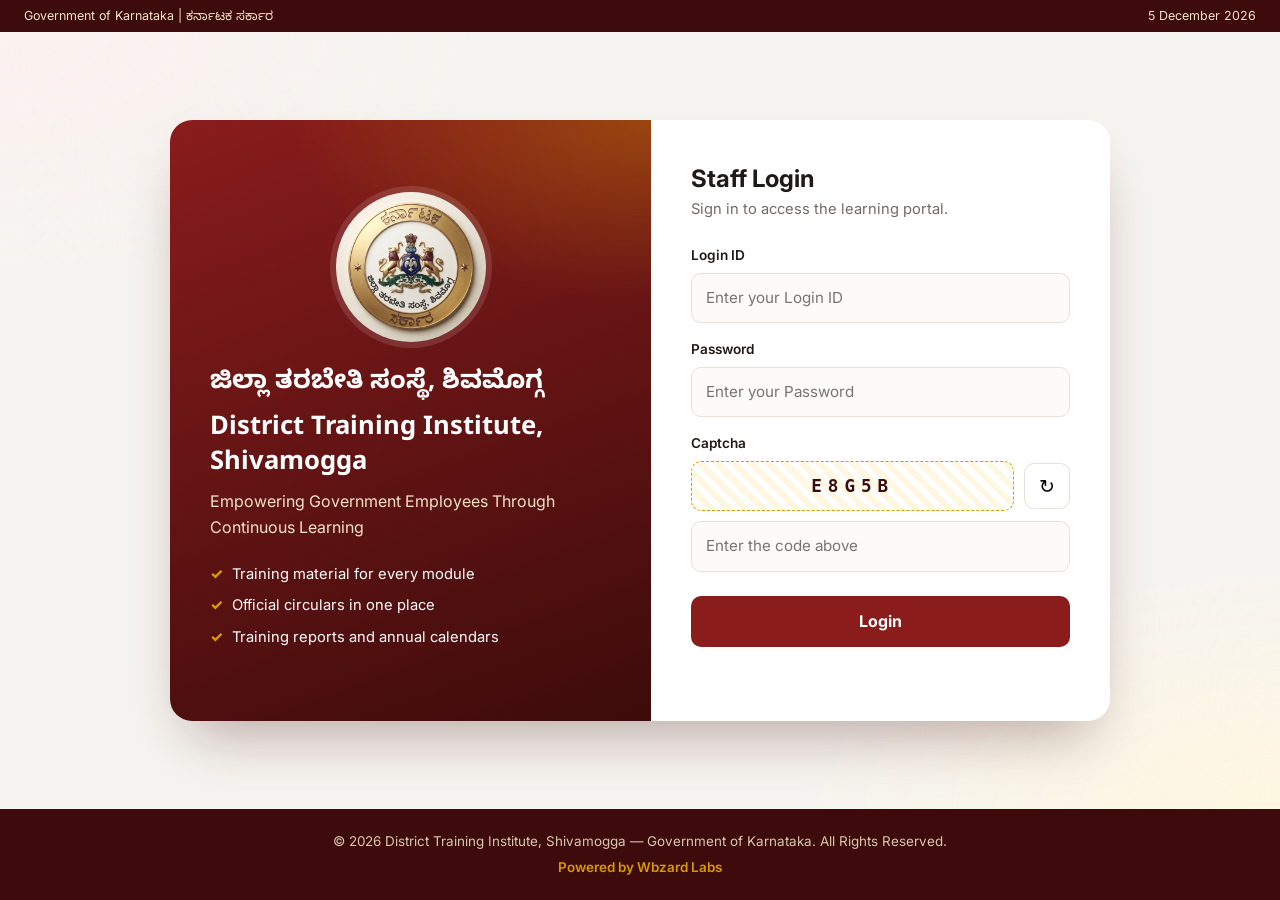
<file: index.html>
<!DOCTYPE html>
<html lang="en">
<head>
<meta charset="UTF-8">
<meta name="viewport" content="width=device-width, initial-scale=1.0">
<title>Login | District Training Institute, Shivamogga</title>
<link rel="icon" href="assets/new-kar-govt-logo.jpeg">
<link rel="stylesheet" href="css/style.css?v=5">
</head>
<body>

<div class="top-strip">
  <span>Government of Karnataka | ಕರ್ನಾಟಕ ಸರ್ಕಾರ</span>
  <span id="today-date"></span>
</div>

<main class="login-wrap">
  <div class="login-shell">
    <div class="login-aside">
      <img src="assets/new-kar-govt-logo.jpeg" alt="Government of Karnataka Logo">
      <p class="kn-title">ಜಿಲ್ಲಾ ತರಬೇತಿ ಸಂಸ್ಥೆ, ಶಿವಮೊಗ್ಗ</p>
      <h1>District Training Institute, Shivamogga</h1>
      <p>Empowering Government Employees Through Continuous Learning</p>
      <ul class="login-points">
        <li>Training material for every module</li>
        <li>Official circulars in one place</li>
        <li>Training reports and annual calendars</li>
      </ul>
    </div>

    <div class="login-card">
      <h2>Staff Login</h2>
      <p class="sub">Sign in to access the learning portal.</p>
      <form class="login-form" id="login-form">
        <div class="field">
          <label for="login-id">Login ID</label>
          <input type="text" id="login-id" placeholder="Enter your Login ID" autocomplete="username">
        </div>
        <div class="field">
          <label for="login-password">Password</label>
          <input type="password" id="login-password" placeholder="Enter your Password" autocomplete="current-password">
        </div>
        <div class="field">
          <label for="captcha-input">Captcha</label>
          <div class="captcha-row">
            <span class="captcha-box" id="captcha-text" aria-live="polite"></span>
            <button type="button" class="captcha-refresh" id="captcha-refresh" title="Refresh captcha" aria-label="Refresh captcha">&#8635;</button>
          </div>
          <input type="text" id="captcha-input" placeholder="Enter the code above" autocomplete="off">
        </div>
        <button type="submit" class="btn-login">Login</button>
        <p class="form-msg" id="form-msg" role="alert"></p>
      </form>
    </div>
  </div>
</main>

<footer class="site-footer">
  <p>&copy; <span id="year"></span> District Training Institute, Shivamogga &mdash; Government of Karnataka. All Rights Reserved.</p>
  <p class="designed-by">Powered by Wbzard Labs</p>
</footer>

<script src="js/script.js?v=3"></script>
<script>
  document.getElementById("year").textContent = new Date().getFullYear();
  document.getElementById("today-date").textContent = new Date().toLocaleDateString("en-IN", { year: "numeric", month: "long", day: "numeric" });
  initLoginForm();
</script>
</body>
</html>
</file>
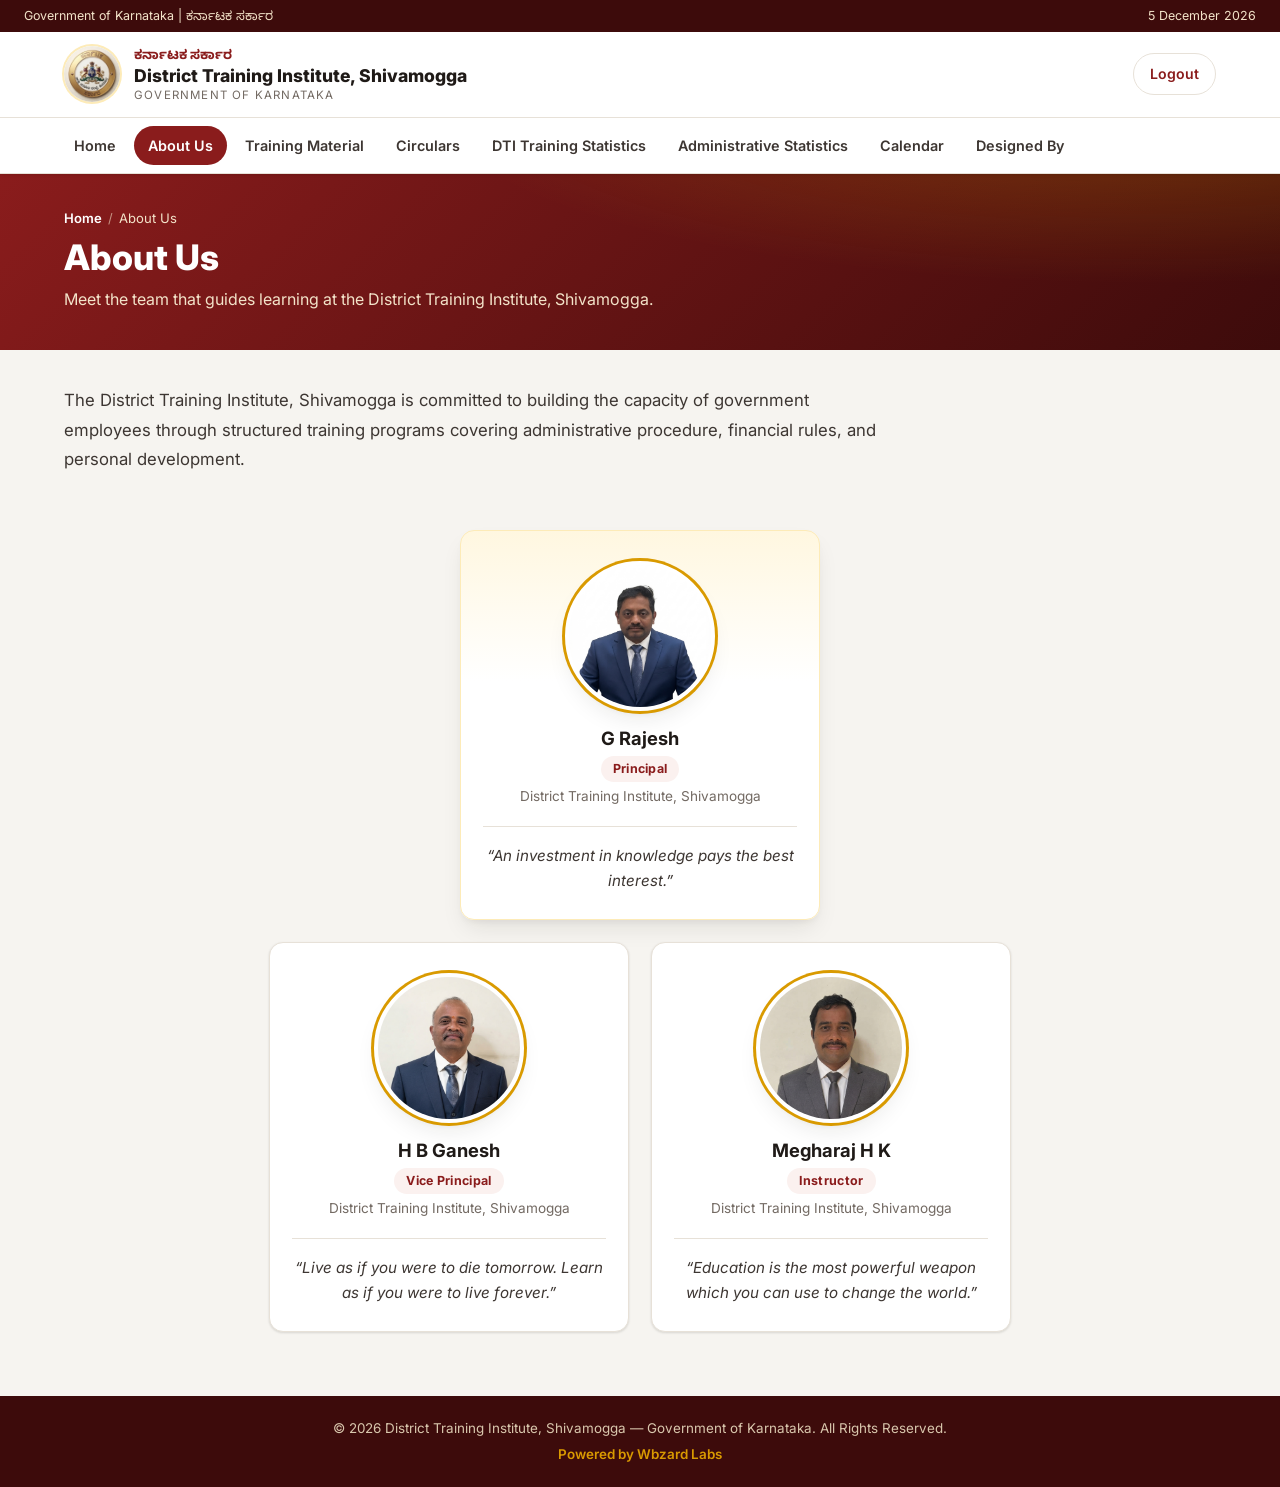
<file: pages/about.html>
<!DOCTYPE html>
<html lang="en">
<head>
<meta charset="UTF-8">
<meta name="viewport" content="width=device-width, initial-scale=1.0">
<title>About Us | District Training Institute, Shivamogga</title>
<link rel="icon" href="../assets/new-kar-govt-logo.jpeg">
<link rel="stylesheet" href="../css/style.css?v=5">
</head>
<body>

<header id="site-header"></header>

<section class="page-header">
  <div class="page-header-inner">
    <nav class="breadcrumb" aria-label="Breadcrumb"><a href="home.html">Home</a><span class="sep">/</span>About Us</nav>
    <h1>About Us</h1>
    <p class="lead">Meet the team that guides learning at the District Training Institute, Shivamogga.</p>
  </div>
</section>

<main class="container">
  <p class="intro-text">
    The District Training Institute, Shivamogga is committed to building the capacity of government
    employees through structured training programs covering administrative procedure, financial
    rules, and personal development.
  </p>

  <div class="staff-grid">
    <div class="staff-card featured">
      <img class="staff-photo" width="150" height="150" src="../assets/principal.PNG" alt="G Rajesh, Principal" style="object-position: center 85%;">
      <h4>G Rajesh</h4>
      <p class="staff-role">Principal</p>
      <p>District Training Institute, Shivamogga</p>
      <blockquote class="staff-quote">&ldquo;An investment in knowledge pays the best interest.&rdquo;</blockquote>
    </div>
    <div class="staff-card">
      <img class="staff-photo" width="150" height="150" src="../assets/vice-principal.PNG" alt="H B Ganesh, Vice Principal" style="object-position: center 39%;">
      <h4>H B Ganesh</h4>
      <p class="staff-role">Vice Principal</p>
      <p>District Training Institute, Shivamogga</p>
      <blockquote class="staff-quote">&ldquo;Live as if you were to die tomorrow. Learn as if you were to live forever.&rdquo;</blockquote>
    </div>
    <div class="staff-card">
      <img class="staff-photo" width="150" height="150" src="../assets/instructor.PNG" alt="Megharaj H K, Instructor" style="object-position: center 6%;">
      <h4>Megharaj H K</h4>
      <p class="staff-role">Instructor</p>
      <p>District Training Institute, Shivamogga</p>
      <blockquote class="staff-quote">&ldquo;Education is the most powerful weapon which you can use to change the world.&rdquo;</blockquote>
    </div>
  </div>
</main>

<footer id="site-footer"></footer>

<script src="../js/script.js?v=3"></script>
<script>
  renderHeader("../", "about");
  renderFooter("../");
</script>
</body>
</html>
</file>
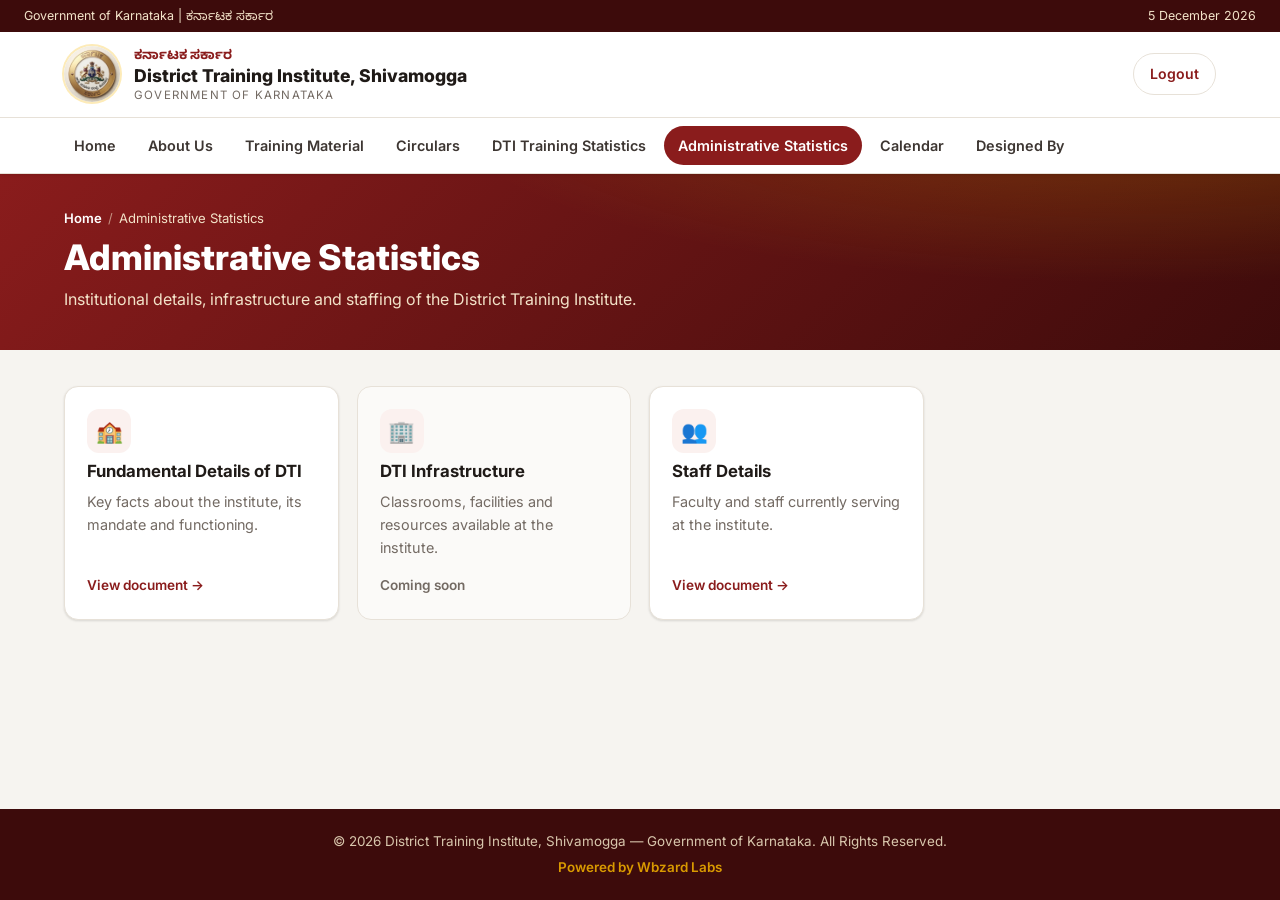
<file: pages/administrative-statistics.html>
<!DOCTYPE html>
<html lang="en">
<head>
<meta charset="UTF-8">
<meta name="viewport" content="width=device-width, initial-scale=1.0">
<title>Administrative Statistics | District Training Institute, Shivamogga</title>
<link rel="icon" href="../assets/new-kar-govt-logo.jpeg">
<link rel="stylesheet" href="../css/style.css?v=5">
</head>
<body>

<header id="site-header"></header>

<section class="page-header">
  <div class="page-header-inner">
    <nav class="breadcrumb" aria-label="Breadcrumb"><a href="home.html">Home</a><span class="sep">/</span>Administrative Statistics</nav>
    <h1>Administrative Statistics</h1>
    <p class="lead">Institutional details, infrastructure and staffing of the District Training Institute.</p>
  </div>
</section>

<main class="container">
  <div class="card-grid">
    <div class="info-card" id="fundamental-details">
      <span class="card-icon" aria-hidden="true">&#127979;</span>
      <h3><a href="view-document.html?title=Fundamental%20Details%20of%20DTI&amp;file=Fundamental%20Details%20of%20DTI.pdf">Fundamental Details of DTI</a></h3>
      <p>Key facts about the institute, its mandate and functioning.</p>
      <span class="card-cta">View document &rarr;</span>
    </div>
    <div class="info-card is-soon" id="dti-infrastructure">
      <span class="card-icon" aria-hidden="true">&#127970;</span>
      <h3>DTI Infrastructure</h3>
      <p>Classrooms, facilities and resources available at the institute.</p>
      <span class="card-cta">Coming soon</span>
    </div>
    <div class="info-card" id="staff-details">
      <span class="card-icon" aria-hidden="true">&#128101;</span>
      <h3><a href="view-document.html?title=Staff%20Details&amp;file=Staff%20Details.pdf">Staff Details</a></h3>
      <p>Faculty and staff currently serving at the institute.</p>
      <span class="card-cta">View document &rarr;</span>
    </div>
  </div>
</main>

<footer id="site-footer"></footer>

<script src="../js/script.js?v=3"></script>
<script>
  renderHeader("../", "administrative-statistics");
  renderFooter("../");
</script>
</body>
</html>
</file>
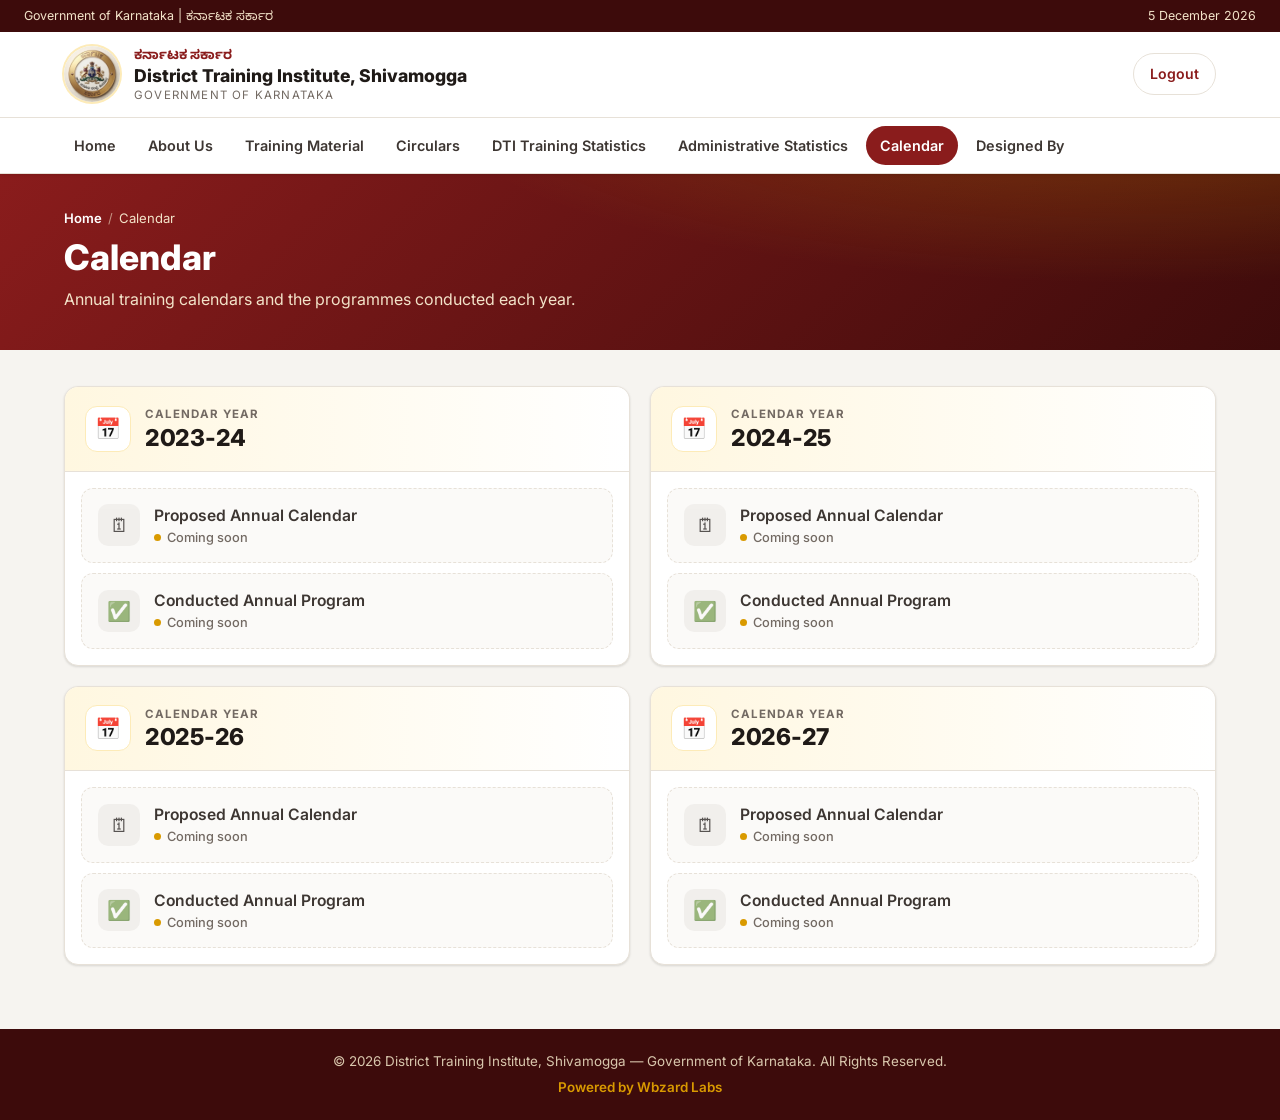
<file: pages/calendar.html>
<!DOCTYPE html>
<html lang="en">
<head>
<meta charset="UTF-8">
<meta name="viewport" content="width=device-width, initial-scale=1.0">
<title>Calendar | District Training Institute, Shivamogga</title>
<link rel="icon" href="../assets/new-kar-govt-logo.jpeg">
<link rel="stylesheet" href="../css/style.css?v=5">
</head>
<body>

<header id="site-header"></header>

<section class="page-header">
  <div class="page-header-inner">
    <nav class="breadcrumb" aria-label="Breadcrumb"><a href="home.html">Home</a><span class="sep">/</span>Calendar</nav>
    <h1>Calendar</h1>
    <p class="lead">Annual training calendars and the programmes conducted each year.</p>
  </div>
</section>

<main class="container">
  <div class="year-grid">
    <article class="year-card" id="calendar-2023-24">
      <header class="year-card-head">
        <span class="year-icon" aria-hidden="true">&#128197;</span>
        <div>
          <p class="year-label">Calendar Year</p>
          <h3>2023-24</h3>
        </div>
      </header>
      <div class="year-docs">
        <a class="year-doc" href="#"><span class="year-doc-icon" aria-hidden="true">&#128467;</span><span class="year-doc-text"><strong>Proposed Annual Calendar</strong><small class="year-doc-status"></small></span><span class="year-doc-arrow" aria-hidden="true">&rarr;</span></a>
        <a class="year-doc" href="#"><span class="year-doc-icon" aria-hidden="true">&#9989;</span><span class="year-doc-text"><strong>Conducted Annual Program</strong><small class="year-doc-status"></small></span><span class="year-doc-arrow" aria-hidden="true">&rarr;</span></a>
      </div>
    </article>
    <article class="year-card" id="calendar-2024-25">
      <header class="year-card-head">
        <span class="year-icon" aria-hidden="true">&#128197;</span>
        <div>
          <p class="year-label">Calendar Year</p>
          <h3>2024-25</h3>
        </div>
      </header>
      <div class="year-docs">
        <a class="year-doc" href="#"><span class="year-doc-icon" aria-hidden="true">&#128467;</span><span class="year-doc-text"><strong>Proposed Annual Calendar</strong><small class="year-doc-status"></small></span><span class="year-doc-arrow" aria-hidden="true">&rarr;</span></a>
        <a class="year-doc" href="#"><span class="year-doc-icon" aria-hidden="true">&#9989;</span><span class="year-doc-text"><strong>Conducted Annual Program</strong><small class="year-doc-status"></small></span><span class="year-doc-arrow" aria-hidden="true">&rarr;</span></a>
      </div>
    </article>
    <article class="year-card" id="calendar-2025-26">
      <header class="year-card-head">
        <span class="year-icon" aria-hidden="true">&#128197;</span>
        <div>
          <p class="year-label">Calendar Year</p>
          <h3>2025-26</h3>
        </div>
      </header>
      <div class="year-docs">
        <a class="year-doc" href="#"><span class="year-doc-icon" aria-hidden="true">&#128467;</span><span class="year-doc-text"><strong>Proposed Annual Calendar</strong><small class="year-doc-status"></small></span><span class="year-doc-arrow" aria-hidden="true">&rarr;</span></a>
        <a class="year-doc" href="#"><span class="year-doc-icon" aria-hidden="true">&#9989;</span><span class="year-doc-text"><strong>Conducted Annual Program</strong><small class="year-doc-status"></small></span><span class="year-doc-arrow" aria-hidden="true">&rarr;</span></a>
      </div>
    </article>
    <article class="year-card" id="calendar-2026-27">
      <header class="year-card-head">
        <span class="year-icon" aria-hidden="true">&#128197;</span>
        <div>
          <p class="year-label">Calendar Year</p>
          <h3>2026-27</h3>
        </div>
      </header>
      <div class="year-docs">
        <a class="year-doc" href="#"><span class="year-doc-icon" aria-hidden="true">&#128467;</span><span class="year-doc-text"><strong>Proposed Annual Calendar</strong><small class="year-doc-status"></small></span><span class="year-doc-arrow" aria-hidden="true">&rarr;</span></a>
        <a class="year-doc" href="#"><span class="year-doc-icon" aria-hidden="true">&#9989;</span><span class="year-doc-text"><strong>Conducted Annual Program</strong><small class="year-doc-status"></small></span><span class="year-doc-arrow" aria-hidden="true">&rarr;</span></a>
      </div>
    </article>
  </div>
</main>

<footer id="site-footer"></footer>

<script src="../js/script.js?v=3"></script>
<script>
  renderHeader("../", "calendar");
  renderFooter("../");
</script>
</body>
</html>
</file>
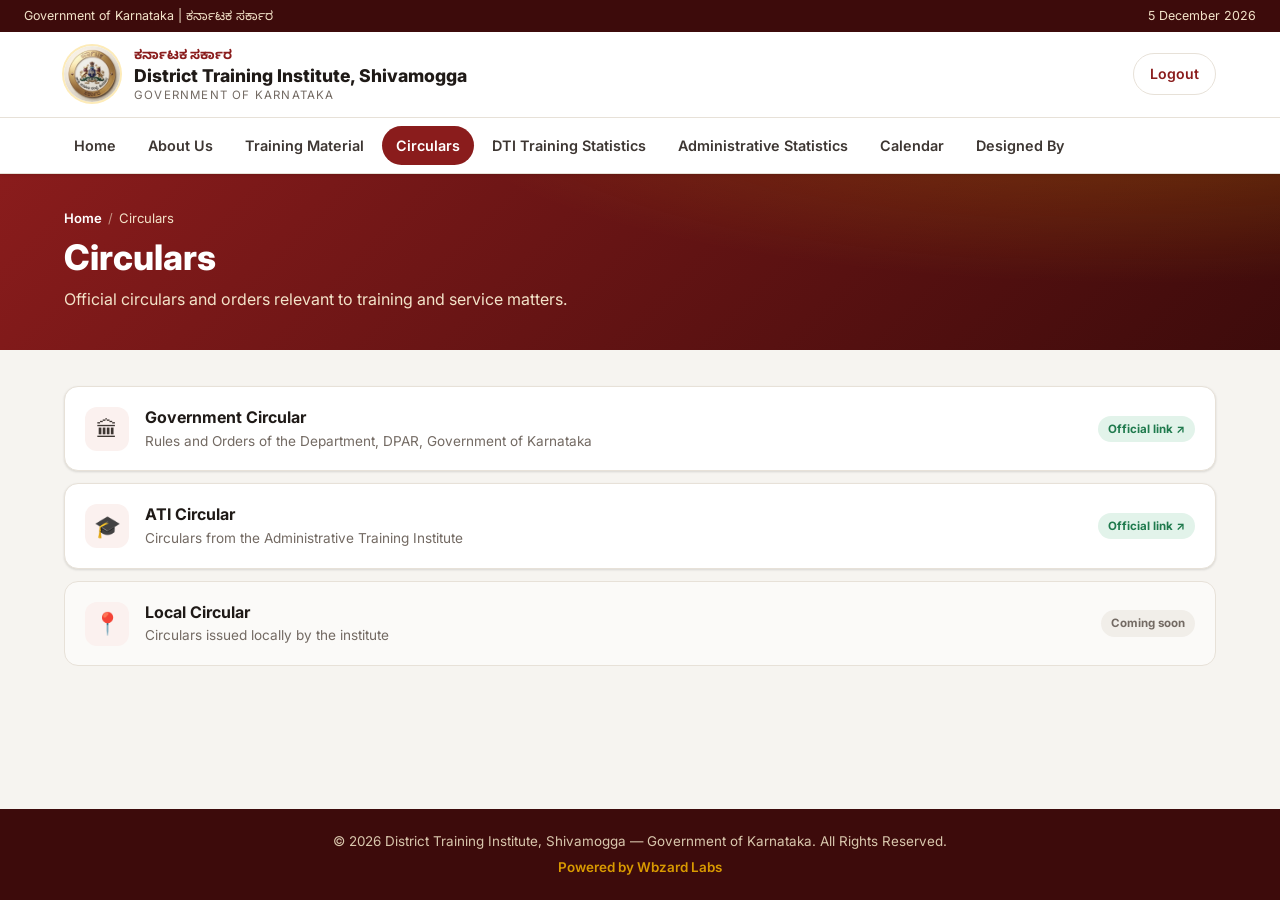
<file: pages/circular.html>
<!DOCTYPE html>
<html lang="en">
<head>
<meta charset="UTF-8">
<meta name="viewport" content="width=device-width, initial-scale=1.0">
<title>Circular | District Training Institute, Shivamogga</title>
<link rel="icon" href="../assets/new-kar-govt-logo.jpeg">
<link rel="stylesheet" href="../css/style.css?v=5">
</head>
<body>

<header id="site-header"></header>

<section class="page-header">
  <div class="page-header-inner">
    <nav class="breadcrumb" aria-label="Breadcrumb"><a href="home.html">Home</a><span class="sep">/</span>Circulars</nav>
    <h1>Circulars</h1>
    <p class="lead">Official circulars and orders relevant to training and service matters.</p>
  </div>
</section>

<main class="container">
  <ul class="circular-list">
    <li id="government-circular">
      <span class="card-icon" aria-hidden="true">&#127963;</span>
      <span class="circ-body">
        <a class="circ-link" href="https://dpar.karnataka.gov.in/servicerules/public/21/Rules%20and%20Orders%20of%20the%20Department/en" target="_blank" rel="noopener noreferrer">Government Circular</a>
        <span class="circ-desc">Rules and Orders of the Department, DPAR, Government of Karnataka</span>
      </span>
      <span class="circ-tag">Official link &#8599;</span>
    </li>
    <li id="ati-circular">
      <span class="card-icon" aria-hidden="true">&#127891;</span>
      <span class="circ-body">
        <a class="circ-link" href="https://share.google/XQ4cfy1zlPpzAzRUw" target="_blank" rel="noopener noreferrer">ATI Circular</a>
        <span class="circ-desc">Circulars from the Administrative Training Institute</span>
      </span>
      <span class="circ-tag">Official link &#8599;</span>
    </li>
    <li id="local-circular" class="is-soon">
      <span class="card-icon" aria-hidden="true">&#128205;</span>
      <span class="circ-body">
        <span class="circ-link">Local Circular</span>
        <span class="circ-desc">Circulars issued locally by the institute</span>
      </span>
      <span class="circ-tag">Coming soon</span>
    </li>
  </ul>
</main>

<footer id="site-footer"></footer>

<script src="../js/script.js?v=3"></script>
<script>
  renderHeader("../", "circular");
  renderFooter("../");
</script>
</body>
</html>
</file>
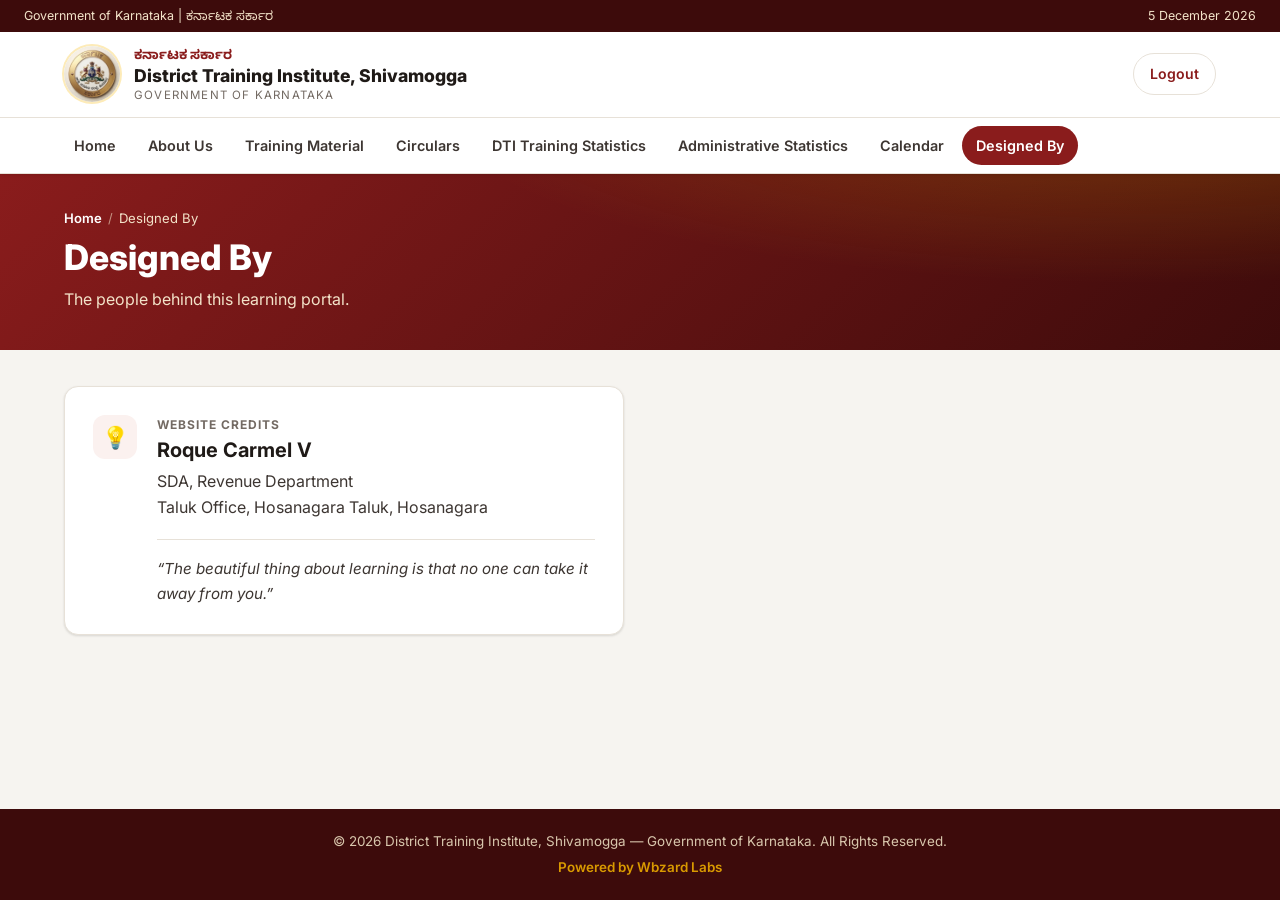
<file: pages/designed-by.html>
<!DOCTYPE html>
<html lang="en">
<head>
<meta charset="UTF-8">
<meta name="viewport" content="width=device-width, initial-scale=1.0">
<title>Designed By | District Training Institute, Shivamogga</title>
<link rel="icon" href="../assets/new-kar-govt-logo.jpeg">
<link rel="stylesheet" href="../css/style.css?v=5">
</head>
<body>

<header id="site-header"></header>

<section class="page-header">
  <div class="page-header-inner">
    <nav class="breadcrumb" aria-label="Breadcrumb"><a href="home.html">Home</a><span class="sep">/</span>Designed By</nav>
    <h1>Designed By</h1>
    <p class="lead">The people behind this learning portal.</p>
  </div>
</section>

<main class="container">
  <div class="credit-card">
    <span class="card-icon" aria-hidden="true">&#128161;</span>
    <div>
      <p class="label">Website Credits</p>
      <h3>Roque Carmel V</h3>
      <p>SDA, Revenue Department<br>Taluk Office, Hosanagara Taluk, Hosanagara</p>
      <blockquote class="staff-quote">&ldquo;The beautiful thing about learning is that no one can take it away from you.&rdquo;</blockquote>
    </div>
  </div>
</main>

<footer id="site-footer"></footer>

<script src="../js/script.js?v=3"></script>
<script>
  renderHeader("../", "designed");
  renderFooter("../");
</script>
</body>
</html>
</file>
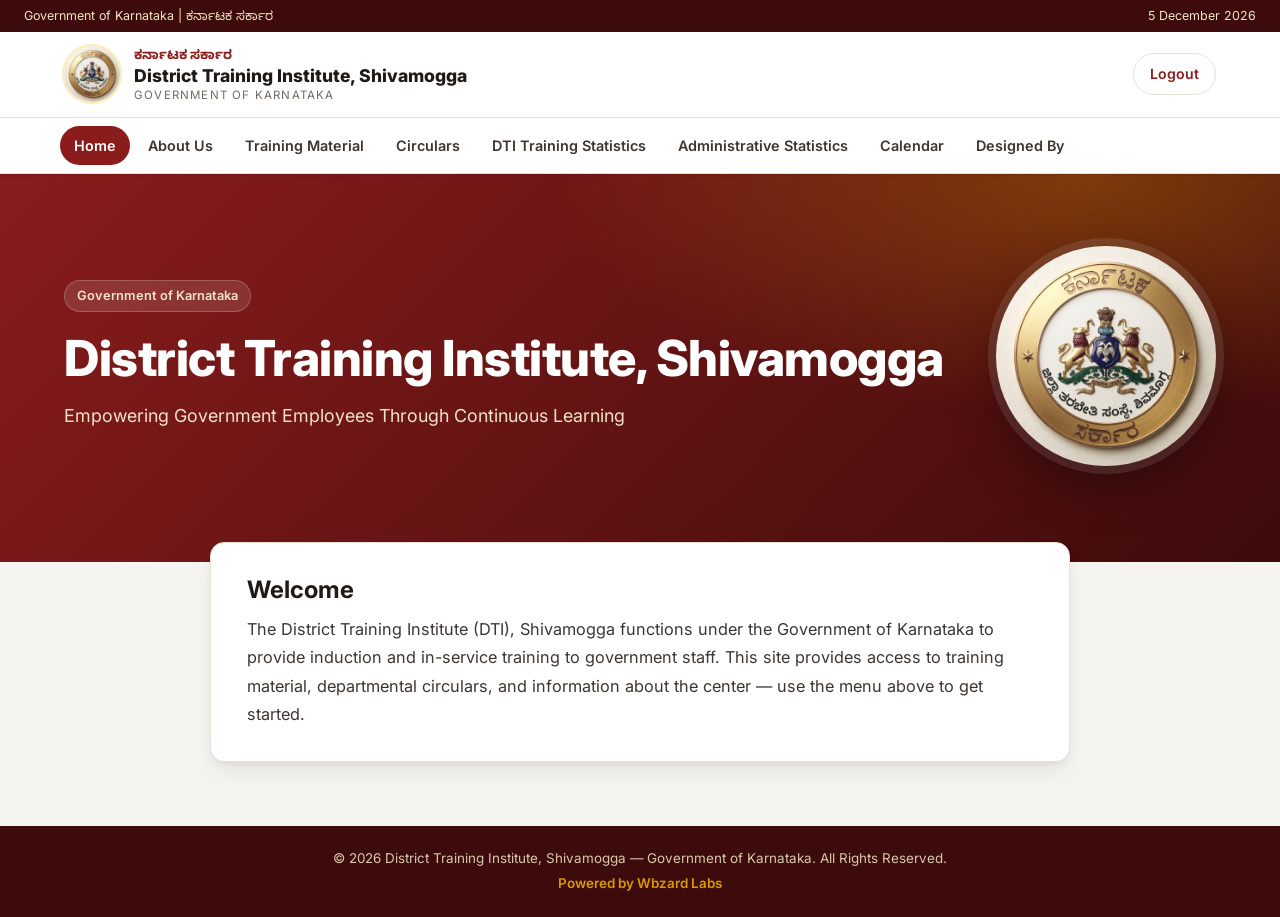
<file: pages/home.html>
<!DOCTYPE html>
<html lang="en">
<head>
<meta charset="UTF-8">
<meta name="viewport" content="width=device-width, initial-scale=1.0">
<title>Home | District Training Institute, Shivamogga</title>
<link rel="icon" href="../assets/new-kar-govt-logo.jpeg">
<link rel="stylesheet" href="../css/style.css?v=5">
</head>
<body>

<header id="site-header"></header>

<section class="hero">
  <div class="hero-inner">
    <div>
      <span class="eyebrow">Government of Karnataka</span>
      <h1>District Training Institute, Shivamogga</h1>
      <p>Empowering Government Employees Through Continuous Learning</p>
    </div>
    <img class="hero-emblem" src="../assets/new-kar-govt-logo.jpeg" alt="">
  </div>
</section>

<main class="container">
  <div class="welcome-card">
    <h2>Welcome</h2>
    <p>
      The District Training Institute (DTI), Shivamogga functions under the Government of Karnataka to provide
      induction and in-service training to government staff. This site provides access to training
      material, departmental circulars, and information about the center &mdash; use the menu above to get started.
    </p>
  </div>
</main>

<footer id="site-footer"></footer>

<script src="../js/script.js?v=3"></script>
<script>
  renderHeader("../", "home");
  renderFooter("../");
</script>
</body>
</html>
</file>
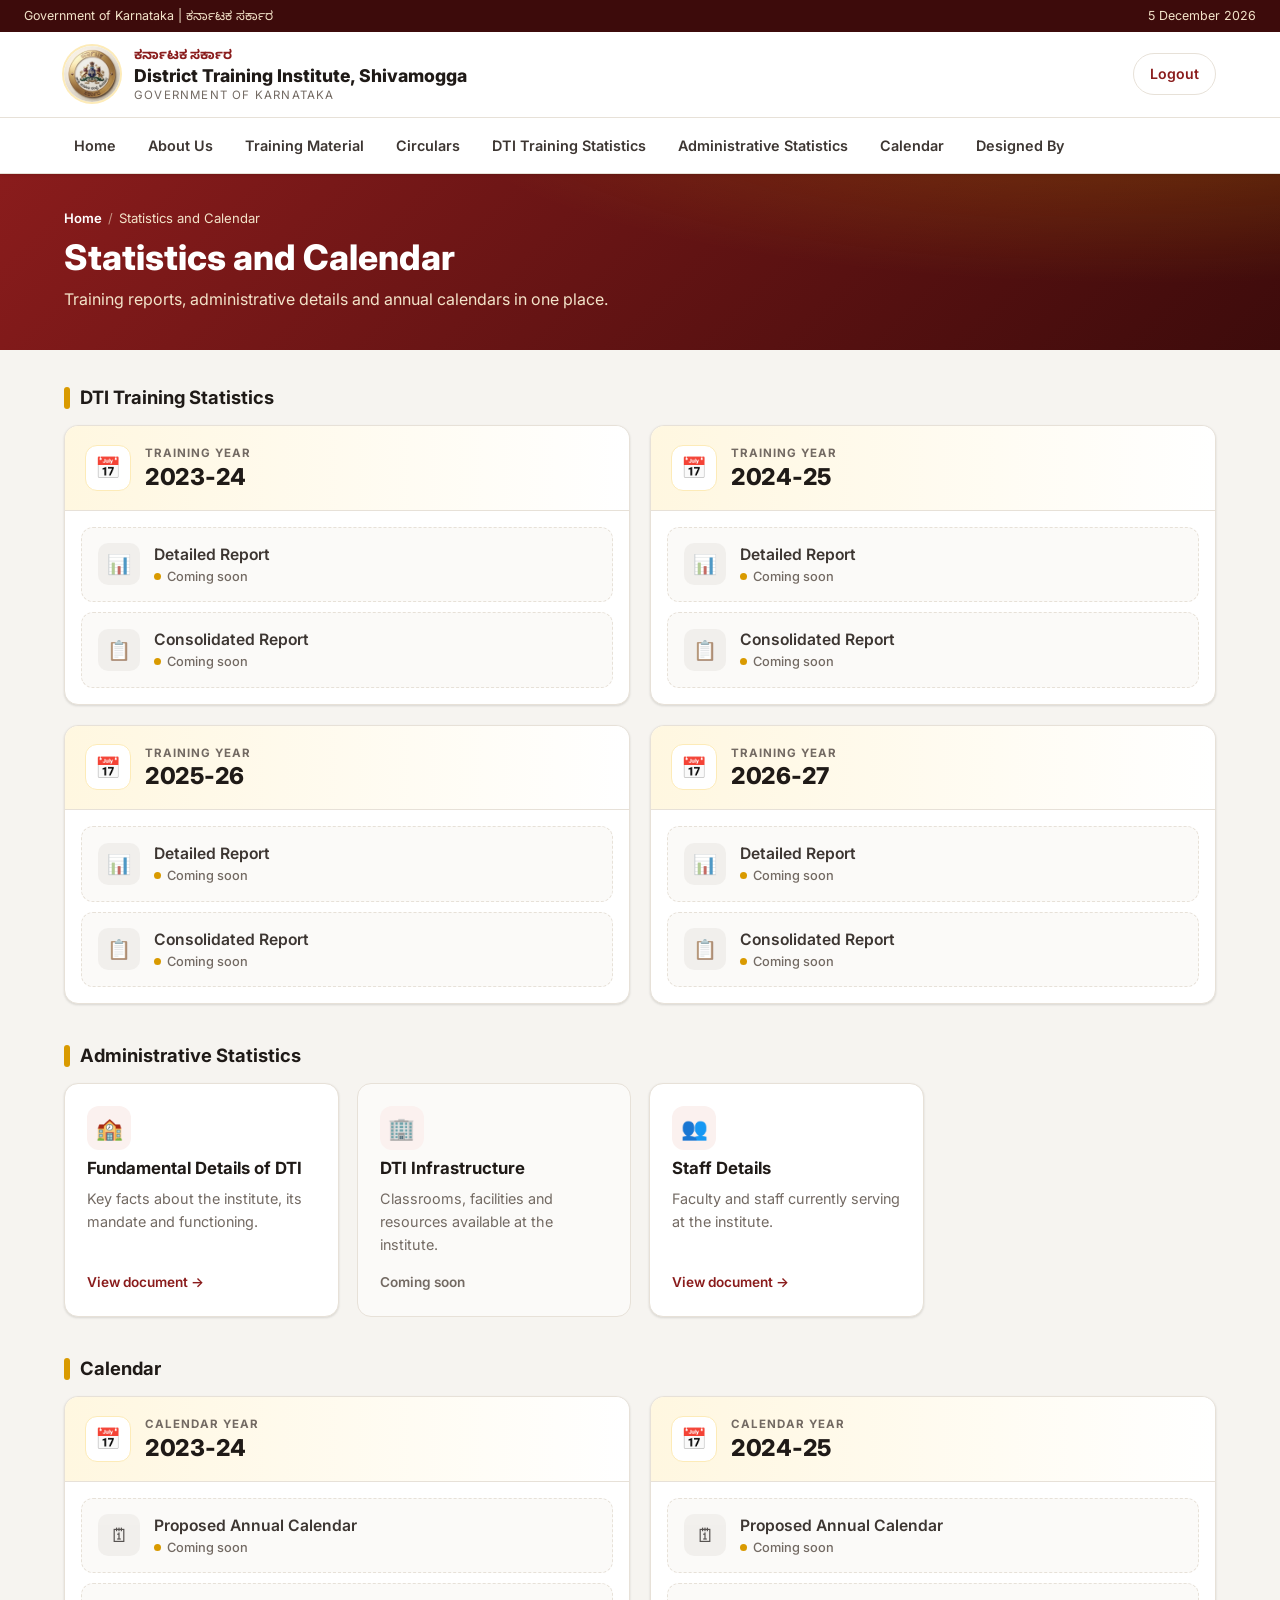
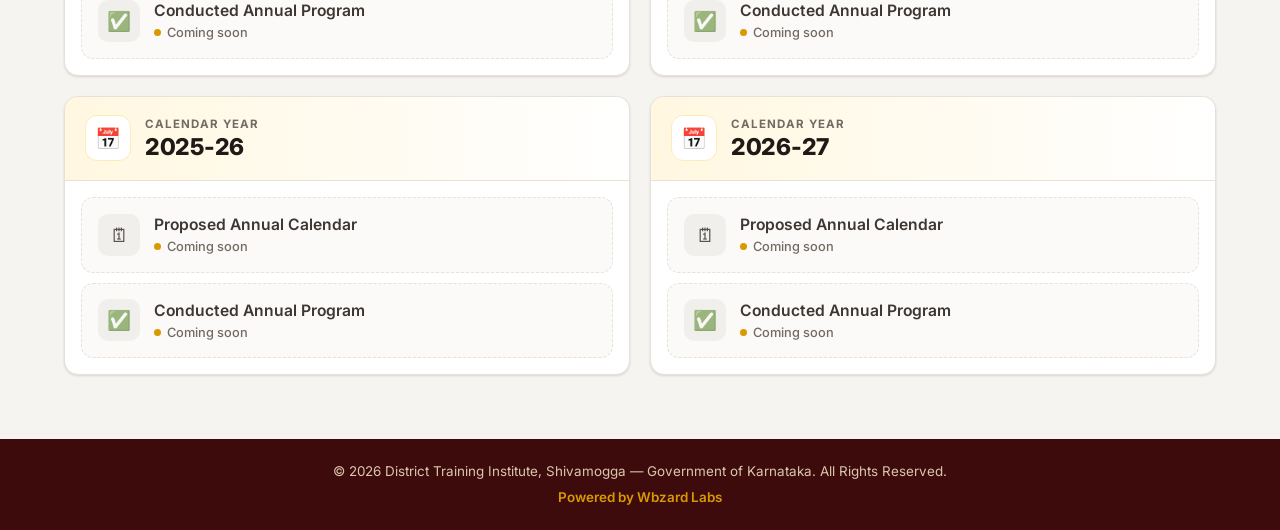
<file: pages/statistics.html>
<!DOCTYPE html>
<html lang="en">
<head>
<meta charset="UTF-8">
<meta name="viewport" content="width=device-width, initial-scale=1.0">
<title>Statistics and Calendar | District Training Institute, Shivamogga</title>
<link rel="icon" href="../assets/new-kar-govt-logo.jpeg">
<link rel="stylesheet" href="../css/style.css?v=5">
</head>
<body>

<header id="site-header"></header>

<section class="page-header">
  <div class="page-header-inner">
    <nav class="breadcrumb" aria-label="Breadcrumb"><a href="home.html">Home</a><span class="sep">/</span>Statistics and Calendar</nav>
    <h1>Statistics and Calendar</h1>
    <p class="lead">Training reports, administrative details and annual calendars in one place.</p>
  </div>
</section>

<main class="container">
  <section id="training-statistics" data-statistics-section="training">
    <h2 class="section-title">DTI Training Statistics</h2>
    <div class="year-grid">
      <article class="year-card" id="training-statistics-2023-24">
        <header class="year-card-head">
          <span class="year-icon" aria-hidden="true">&#128197;</span>
          <div>
            <p class="year-label">Training Year</p>
            <h3>2023-24</h3>
          </div>
        </header>
        <div class="year-docs">
          <a class="year-doc" href="#"><span class="year-doc-icon" aria-hidden="true">&#128202;</span><span class="year-doc-text"><strong>Detailed Report</strong><small class="year-doc-status"></small></span><span class="year-doc-arrow" aria-hidden="true">&rarr;</span></a>
          <a class="year-doc" href="#"><span class="year-doc-icon" aria-hidden="true">&#128203;</span><span class="year-doc-text"><strong>Consolidated Report</strong><small class="year-doc-status"></small></span><span class="year-doc-arrow" aria-hidden="true">&rarr;</span></a>
        </div>
      </article>
      <article class="year-card" id="training-statistics-2024-25">
        <header class="year-card-head">
          <span class="year-icon" aria-hidden="true">&#128197;</span>
          <div>
            <p class="year-label">Training Year</p>
            <h3>2024-25</h3>
          </div>
        </header>
        <div class="year-docs">
          <a class="year-doc" href="#"><span class="year-doc-icon" aria-hidden="true">&#128202;</span><span class="year-doc-text"><strong>Detailed Report</strong><small class="year-doc-status"></small></span><span class="year-doc-arrow" aria-hidden="true">&rarr;</span></a>
          <a class="year-doc" href="#"><span class="year-doc-icon" aria-hidden="true">&#128203;</span><span class="year-doc-text"><strong>Consolidated Report</strong><small class="year-doc-status"></small></span><span class="year-doc-arrow" aria-hidden="true">&rarr;</span></a>
        </div>
      </article>
      <article class="year-card" id="training-statistics-2025-26">
        <header class="year-card-head">
          <span class="year-icon" aria-hidden="true">&#128197;</span>
          <div>
            <p class="year-label">Training Year</p>
            <h3>2025-26</h3>
          </div>
        </header>
        <div class="year-docs">
          <a class="year-doc" href="#"><span class="year-doc-icon" aria-hidden="true">&#128202;</span><span class="year-doc-text"><strong>Detailed Report</strong><small class="year-doc-status"></small></span><span class="year-doc-arrow" aria-hidden="true">&rarr;</span></a>
          <a class="year-doc" href="#"><span class="year-doc-icon" aria-hidden="true">&#128203;</span><span class="year-doc-text"><strong>Consolidated Report</strong><small class="year-doc-status"></small></span><span class="year-doc-arrow" aria-hidden="true">&rarr;</span></a>
        </div>
      </article>
      <article class="year-card" id="training-statistics-2026-27">
        <header class="year-card-head">
          <span class="year-icon" aria-hidden="true">&#128197;</span>
          <div>
            <p class="year-label">Training Year</p>
            <h3>2026-27</h3>
          </div>
        </header>
        <div class="year-docs">
          <a class="year-doc" href="#"><span class="year-doc-icon" aria-hidden="true">&#128202;</span><span class="year-doc-text"><strong>Detailed Report</strong><small class="year-doc-status"></small></span><span class="year-doc-arrow" aria-hidden="true">&rarr;</span></a>
          <a class="year-doc" href="#"><span class="year-doc-icon" aria-hidden="true">&#128203;</span><span class="year-doc-text"><strong>Consolidated Report</strong><small class="year-doc-status"></small></span><span class="year-doc-arrow" aria-hidden="true">&rarr;</span></a>
        </div>
      </article>
    </div>
  </section>

  <section data-statistics-section="administrative">
    <h2 class="section-title">Administrative Statistics</h2>
    <div class="card-grid">
      <div class="info-card" id="fundamental-details">
        <span class="card-icon" aria-hidden="true">&#127979;</span>
        <h3><a href="view-document.html?title=Fundamental%20Details%20of%20DTI&amp;file=Fundamental%20Details%20of%20DTI.pdf">Fundamental Details of DTI</a></h3>
        <p>Key facts about the institute, its mandate and functioning.</p>
        <span class="card-cta">View document &rarr;</span>
      </div>
      <div class="info-card is-soon" id="dti-infrastructure">
        <span class="card-icon" aria-hidden="true">&#127970;</span>
        <h3>DTI Infrastructure</h3>
        <p>Classrooms, facilities and resources available at the institute.</p>
        <span class="card-cta">Coming soon</span>
      </div>
      <div class="info-card" id="staff-details">
        <span class="card-icon" aria-hidden="true">&#128101;</span>
        <h3><a href="view-document.html?title=Staff%20Details&amp;file=Staff%20Details.pdf">Staff Details</a></h3>
        <p>Faculty and staff currently serving at the institute.</p>
        <span class="card-cta">View document &rarr;</span>
      </div>
    </div>
  </section>

  <section data-statistics-section="calendar">
    <h2 class="section-title">Calendar</h2>
    <div class="year-grid">
      <article class="year-card" id="calendar-2023-24">
        <header class="year-card-head">
          <span class="year-icon" aria-hidden="true">&#128197;</span>
          <div>
            <p class="year-label">Calendar Year</p>
            <h3>2023-24</h3>
          </div>
        </header>
        <div class="year-docs">
          <a class="year-doc" href="#"><span class="year-doc-icon" aria-hidden="true">&#128467;</span><span class="year-doc-text"><strong>Proposed Annual Calendar</strong><small class="year-doc-status"></small></span><span class="year-doc-arrow" aria-hidden="true">&rarr;</span></a>
          <a class="year-doc" href="#"><span class="year-doc-icon" aria-hidden="true">&#9989;</span><span class="year-doc-text"><strong>Conducted Annual Program</strong><small class="year-doc-status"></small></span><span class="year-doc-arrow" aria-hidden="true">&rarr;</span></a>
        </div>
      </article>
      <article class="year-card" id="calendar-2024-25">
        <header class="year-card-head">
          <span class="year-icon" aria-hidden="true">&#128197;</span>
          <div>
            <p class="year-label">Calendar Year</p>
            <h3>2024-25</h3>
          </div>
        </header>
        <div class="year-docs">
          <a class="year-doc" href="#"><span class="year-doc-icon" aria-hidden="true">&#128467;</span><span class="year-doc-text"><strong>Proposed Annual Calendar</strong><small class="year-doc-status"></small></span><span class="year-doc-arrow" aria-hidden="true">&rarr;</span></a>
          <a class="year-doc" href="#"><span class="year-doc-icon" aria-hidden="true">&#9989;</span><span class="year-doc-text"><strong>Conducted Annual Program</strong><small class="year-doc-status"></small></span><span class="year-doc-arrow" aria-hidden="true">&rarr;</span></a>
        </div>
      </article>
      <article class="year-card" id="calendar-2025-26">
        <header class="year-card-head">
          <span class="year-icon" aria-hidden="true">&#128197;</span>
          <div>
            <p class="year-label">Calendar Year</p>
            <h3>2025-26</h3>
          </div>
        </header>
        <div class="year-docs">
          <a class="year-doc" href="#"><span class="year-doc-icon" aria-hidden="true">&#128467;</span><span class="year-doc-text"><strong>Proposed Annual Calendar</strong><small class="year-doc-status"></small></span><span class="year-doc-arrow" aria-hidden="true">&rarr;</span></a>
          <a class="year-doc" href="#"><span class="year-doc-icon" aria-hidden="true">&#9989;</span><span class="year-doc-text"><strong>Conducted Annual Program</strong><small class="year-doc-status"></small></span><span class="year-doc-arrow" aria-hidden="true">&rarr;</span></a>
        </div>
      </article>
      <article class="year-card" id="calendar-2026-27">
        <header class="year-card-head">
          <span class="year-icon" aria-hidden="true">&#128197;</span>
          <div>
            <p class="year-label">Calendar Year</p>
            <h3>2026-27</h3>
          </div>
        </header>
        <div class="year-docs">
          <a class="year-doc" href="#"><span class="year-doc-icon" aria-hidden="true">&#128467;</span><span class="year-doc-text"><strong>Proposed Annual Calendar</strong><small class="year-doc-status"></small></span><span class="year-doc-arrow" aria-hidden="true">&rarr;</span></a>
          <a class="year-doc" href="#"><span class="year-doc-icon" aria-hidden="true">&#9989;</span><span class="year-doc-text"><strong>Conducted Annual Program</strong><small class="year-doc-status"></small></span><span class="year-doc-arrow" aria-hidden="true">&rarr;</span></a>
        </div>
      </article>
    </div>
  </section>
</main>

<footer id="site-footer"></footer>

<script src="../js/script.js?v=3"></script>
<script>
  renderHeader("../", "statistics");
  renderFooter("../");

  const section = new URLSearchParams(location.search).get("section");
  if (section) {
    document.querySelectorAll("[data-statistics-section]").forEach((item) => {
      item.hidden = item.dataset.statisticsSection !== section;
    });
  }
</script>
</body>
</html>
</file>
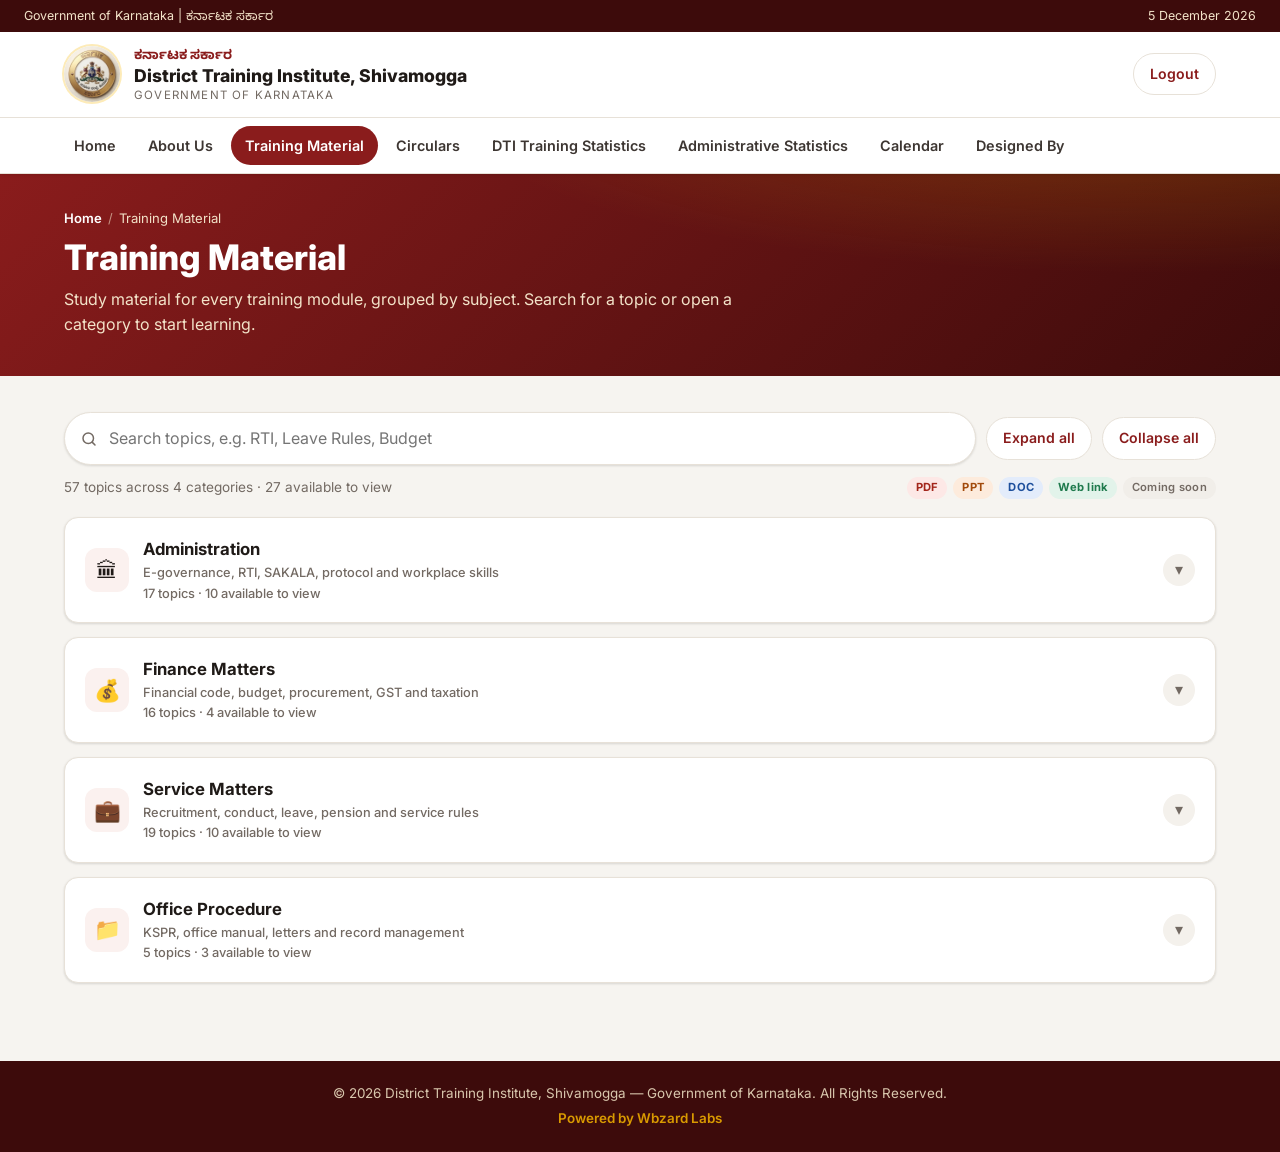
<file: pages/training-material.html>
<!DOCTYPE html>
<html lang="en">
<head>
<meta charset="UTF-8">
<meta name="viewport" content="width=device-width, initial-scale=1.0">
<title>Training Material | District Training Institute, Shivamogga</title>
<link rel="icon" href="../assets/new-kar-govt-logo.jpeg">
<link rel="stylesheet" href="../css/style.css?v=5">
</head>
<body>

<header id="site-header"></header>

<section class="page-header">
  <div class="page-header-inner">
    <nav class="breadcrumb" aria-label="Breadcrumb"><a href="home.html">Home</a><span class="sep">/</span>Training Material</nav>
    <h1>Training Material</h1>
    <p class="lead">Study material for every training module, grouped by subject. Search for a topic or open a category to start learning.</p>
  </div>
</section>

<main class="container">
  <div class="learn-toolbar">
    <label class="search-box">
      <svg viewBox="0 0 24 24" fill="none" stroke="currentColor" stroke-width="2" stroke-linecap="round" aria-hidden="true"><circle cx="11" cy="11" r="7"></circle><path d="m20 20-3.5-3.5"></path></svg>
      <input type="search" id="topic-search" placeholder="Search topics, e.g. RTI, Leave Rules, Budget" aria-label="Search training topics">
    </label>
    <button class="btn btn-ghost" type="button" id="expand-all">Expand all</button>
    <button class="btn btn-ghost" type="button" id="collapse-all">Collapse all</button>
  </div>
  <div class="learn-meta">
    <span id="search-status" aria-live="polite"></span>
    <span class="legend">
      <span class="badge badge-pdf">PDF</span>
      <span class="badge badge-ppt">PPT</span>
      <span class="badge badge-doc">DOC</span>
      <span class="badge badge-link">Web link</span>
      <span class="badge badge-soon">Coming soon</span>
    </span>
  </div>

  <div class="accordion-item" id="administration">
    <button class="accordion-head" type="button">
      <span class="card-icon" aria-hidden="true">&#127963;</span>
      <span class="acc-title"><strong>Administration</strong><small>E-governance, RTI, SAKALA, protocol and workplace skills</small><small data-count></small></span>
      <span class="acc-chevron" aria-hidden="true">&#9662;</span>
    </button>
    <div class="accordion-body">
      <ul>
          <li class="doc-row"><span class="doc-num">1</span><a class="doc-link" href="#">CCMS - Court Case Monitoring System</a></li>
          <li class="doc-row"><span class="doc-num">2</span><a class="doc-link" href="view-document.html?title=Communication%20Skill&amp;file=ADMINISTRATION%2F2.%20Communication%20Skill.pptx">Communication Skill</a></li>
          <li class="doc-row"><span class="doc-num">3</span><a class="doc-link" href="view-document.html?title=DSC&amp;file=ADMINISTRATION%2F3.%20DSC.pdf">DSC</a></li>
          <li class="doc-row"><span class="doc-num">4</span><a class="doc-link" href="#">E-Office</a></li>
          <li class="doc-row"><span class="doc-num">5</span><a class="doc-link" href="view-document.html?title=e-Par&amp;file=ADMINISTRATION%2F5.%20e-Par.pptx">e-Par</a></li>
          <li class="doc-row"><span class="doc-num">6</span><a class="doc-link" href="https://kgidonline.karnataka.gov.in/kgid-umv" target="_blank" rel="noopener noreferrer">KGID</a></li>
          <li class="doc-row"><span class="doc-num">7</span><a class="doc-link" href="#">Online RTI</a></li>
          <li class="doc-row"><span class="doc-num">8</span><a class="doc-link" href="view-document.html?title=Personality%20Development&amp;file=ADMINISTRATION%2F8.%20Personal%20Devalupment.pptx">Personality Development</a></li>
          <li class="doc-row"><span class="doc-num">9</span><a class="doc-link" href="view-document.html?title=POSH%20Act%20%26%20Rules%202013&amp;file=ADMINISTRATION%2F9.%20POSH%20Act%20%26%20Rules%202013.pptx">POSH Act &amp; Rules 2013</a></li>
          <li class="doc-row"><span class="doc-num">10</span><a class="doc-link" href="view-document.html?title=Protocol%20Rules&amp;file=ADMINISTRATION%2F10.%20Protocol%20Rules%201%20font%20wrong.docx&amp;file=ADMINISTRATION%2F10.%20Protocol%20Rules%202.pptx">Protocol Rules</a></li>
          <li class="doc-row"><span class="doc-num">11</span><a class="doc-link" href="view-document.html?title=RTI-2005&amp;file=ADMINISTRATION%2F11.%20RTI%20-%202005.pdf">RTI-2005</a></li>
          <li class="doc-row"><span class="doc-num">12</span><a class="doc-link" href="view-document.html?title=SAKALA&amp;file=ADMINISTRATION%2F12.%20SAKALA%20PPT%201.pptx&amp;file=ADMINISTRATION%2F12.%20SAKALA%20PPT%202.pptx&amp;file=ADMINISTRATION%2F12.%20SAKALA%20PPT%203.docx">SAKALA</a></li>
          <li class="doc-row"><span class="doc-num">13</span><a class="doc-link" href="view-document.html?title=Time%20Management&amp;file=ADMINISTRATION%2F13.%20Time%20Management%201.docx&amp;file=ADMINISTRATION%2F13.%20Time%20Management%202.pptx">Time Management</a></li>
          <li class="doc-row"><span class="doc-num">14</span><a class="doc-link" href="#">Cyber Security Rules</a></li>
          <li class="doc-row"><span class="doc-num">15</span><a class="doc-link" href="#">Protections for Government Employees under the Indian Constitution - Article 311</a></li>
          <li class="doc-row"><span class="doc-num">16</span><a class="doc-link" href="#">Public Grievance</a></li>
          <li class="doc-row"><span class="doc-num">17</span><a class="doc-link" href="#">Lokayuktha Act - 2013</a></li>
      </ul>
    </div>
  </div>

  <div class="accordion-item" id="finance-matters">
    <button class="accordion-head" type="button">
      <span class="card-icon" aria-hidden="true">&#128176;</span>
      <span class="acc-title"><strong>Finance Matters</strong><small>Financial code, budget, procurement, GST and taxation</small><small data-count></small></span>
      <span class="acc-chevron" aria-hidden="true">&#9662;</span>
    </button>
    <div class="accordion-body">
      <ul>
          <li class="doc-row"><span class="doc-num">1</span><a class="doc-link" href="view-document.html?title=Karnataka%20Financial%20Code&amp;file=FINANCE%20MATTERS%2F1.%20KFC%20-%201.ppt&amp;file=FINANCE%20MATTERS%2F1.%20KFC%20-%202.pptx">Karnataka Financial Code</a></li>
          <li class="doc-row"><span class="doc-num">2</span><a class="doc-link" href="#">HRMS 1.0 and HRMS 2.0</a></li>
          <li class="doc-row"><span class="doc-num">3</span><a class="doc-link" href="#">NPS</a></li>
          <li class="doc-row"><span class="doc-num">4</span><a class="doc-link" href="#">MCE</a></li>
          <li class="doc-row"><span class="doc-num">5</span><a class="doc-link" href="#">KBM</a></li>
          <li class="doc-row"><span class="doc-num">6</span><a class="doc-link" href="#">KTC</a></li>
          <li class="doc-row"><span class="doc-num">7</span><a class="doc-link" href="#">K1 and K2</a></li>
          <li class="doc-row"><span class="doc-num">8</span><a class="doc-link" href="#">Delegation of Financial Power</a></li>
          <li class="doc-row"><span class="doc-num">9</span><a class="doc-link" href="view-document.html?title=KTPP%20%26%20GEM&amp;file=FINANCE%20MATTERS%2F9.%20KTTP%20%26%20GEM%20-%202.pdf&amp;file=FINANCE%20MATTERS%2F9.%20KTTP%20%26%20GEM%20-%203.pdf">KTPP &amp; GEM</a></li>
          <li class="doc-row"><span class="doc-num">10</span><a class="doc-link" href="view-document.html?title=Budget&amp;file=FINANCE%20MATTERS%2F10.%20Budget.pptx">Budget</a></li>
          <li class="doc-row"><span class="doc-num">11</span><a class="doc-link" href="#">GST</a></li>
          <li class="doc-row"><span class="doc-num">12</span><a class="doc-link" href="#">Income Tax Act and Rules</a></li>
          <li class="doc-row"><span class="doc-num">13</span><a class="doc-link" href="#">TDS</a></li>
          <li class="doc-row"><span class="doc-num">14</span><a class="doc-link" href="#">Karnataka General Provident Fund Rules, 1957 and 2016</a></li>
          <li class="doc-row"><span class="doc-num">15</span><a class="doc-link" href="#">Karnataka State Employees' Group Insurance Scheme Rules, 1981</a></li>
          <li class="doc-row"><span class="doc-num">16</span><a class="doc-link" href="view-document.html?title=KPPP&amp;file=FINANCE%20MATTERS%2F16.%20KPPP.pptx">KPPP</a></li>
      </ul>
    </div>
  </div>

  <div class="accordion-item" id="service-matters">
    <button class="accordion-head" type="button">
      <span class="card-icon" aria-hidden="true">&#128188;</span>
      <span class="acc-title"><strong>Service Matters</strong><small>Recruitment, conduct, leave, pension and service rules</small><small data-count></small></span>
      <span class="acc-chevron" aria-hidden="true">&#9662;</span>
    </button>
    <div class="accordion-body">
      <ul>
          <li class="doc-row"><span class="doc-num">1</span><a class="doc-link" href="view-document.html?title=KCS%20(General%20Recruitment)%20Rules%2C%201977&amp;file=SERVICE%20MATTERS%2F1.%20KCS%20(General%20Recruitment)%20Rules.1977.pptx">KCS (General Recruitment) Rules, 1977</a></li>
          <li class="doc-row"><span class="doc-num">2</span><a class="doc-link" href="#">Roaster</a></li>
          <li class="doc-row"><span class="doc-num">3</span><a class="doc-link" href="#">KCS (Seniority) Rules, 1957</a></li>
          <li class="doc-row"><span class="doc-num">4</span><a class="doc-link" href="view-document.html?title=KCS%20(Appointment%20on%20Compassionate%20Grounds)%20Rules%2C%201996&amp;file=cg_Appointment.docx&amp;file=SERVICE%20MATTERS%2F4.%20KCS%20(Appointment%20on%20Compassionte%20Grounds)%20Rules.%201996%20-%201.ppt">KCS (Appointment on Compassionate Grounds) Rules, 1996</a></li>
          <li class="doc-row"><span class="doc-num">5</span><a class="doc-link" href="#">KCS (CCA) Amendment Rules, 2021</a></li>
          <li class="doc-row"><span class="doc-num">6</span><a class="doc-link" href="view-document.html?title=KSC%20(Conduct)%20Rules%2C%201966&amp;file=SERVICE%20MATTERS%2F6.%20KCS%20(Conduct)%20Rules%201966.ppt">KSC (Conduct) Rules, 1966</a></li>
          <li class="doc-row"><span class="doc-num">7</span><a class="doc-link" href="view-document.html?title=Pension%20Rules&amp;file=SERVICE%20MATTERS%2F7.%20Pesion%20Rules.pptx">Pension Rules</a></li>
          <li class="doc-row"><span class="doc-num">8</span><a class="doc-link" href="view-document.html?title=Head%20Q&amp;file=SERVICE%20MATTERS%2F8.%20Head%20Q.pptx">Head Q</a></li>
          <li class="doc-row"><span class="doc-num">9</span><a class="doc-link" href="view-document.html?title=Joining%20Time&amp;file=SERVICE%20MATTERS%2F9.%20Joining%20Time.pptx">Joining Time</a></li>
          <li class="doc-row"><span class="doc-num">10</span><a class="doc-link" href="#">Pay and Allowance</a></li>
          <li class="doc-row"><span class="doc-num">11</span><a class="doc-link" href="view-document.html?title=TA%20Rules&amp;file=SERVICE%20MATTERS%2F11.%20TA%20Rules.pptx">TA Rules</a></li>
          <li class="doc-row"><span class="doc-num">12</span><a class="doc-link" href="view-document.html?title=SR%20Management&amp;file=SERVICE%20MATTERS%2F12.%20SR%20Management%20-%201.pptx&amp;file=SERVICE%20MATTERS%2F12.%20SR%20Management%20-%202.docx&amp;file=SERVICE%20MATTERS%2F12.%20SR%20Management%20-%203.docx&amp;file=SERVICE%20MATTERS%2F12.%20SR%20Management%20-%204.pptx">SR Management</a></li>
          <li class="doc-row"><span class="doc-num">13</span><a class="doc-link" href="view-document.html?title=Leave%20Rules&amp;file=SERVICE%20MATTERS%2F13.%20Leave%20Rules%201.pptx&amp;file=SERVICE%20MATTERS%2F13.%20Leave%20Rules%202.pptx">Leave Rules</a></li>
          <li class="doc-row"><span class="doc-num">14</span><a class="doc-link" href="view-document.html?title=KCS%20(Probation)%20Rules%2C%201977&amp;file=SERVICE%20MATTERS%2F14.%20KCS%20(Probation)%20Rules.1977.pptx">KCS (Probation) Rules, 1977</a></li>
          <li class="doc-row"><span class="doc-num">15</span><a class="doc-link" href="#">KCS Performance Report Rule - 2000</a></li>
          <li class="doc-row"><span class="doc-num">16</span><a class="doc-link" href="#">KGS Medical Attendance Rules 1963</a></li>
          <li class="doc-row"><span class="doc-num">17</span><a class="doc-link" href="#">Foreign Service Rules</a></li>
          <li class="doc-row"><span class="doc-num">18</span><a class="doc-link" href="#">Prevention Of Strike Act</a></li>
          <li class="doc-row"><span class="doc-num">19</span><a class="doc-link" href="#">KSC RPP Act 1973</a></li>
      </ul>
    </div>
  </div>

  <div class="accordion-item" id="office-procedure">
    <button class="accordion-head" type="button">
      <span class="card-icon" aria-hidden="true">&#128193;</span>
      <span class="acc-title"><strong>Office Procedure</strong><small>KSPR, office manual, letters and record management</small><small data-count></small></span>
      <span class="acc-chevron" aria-hidden="true">&#9662;</span>
    </button>
    <div class="accordion-body">
      <ul>
          <li class="doc-row"><span class="doc-num">1</span><a class="doc-link" href="#">KSPR Act 2010</a></li>
          <li class="doc-row"><span class="doc-num">2</span><a class="doc-link" href="#">KSPR Rule 2013</a></li>
          <li class="doc-row"><span class="doc-num">3</span><a class="doc-link" href="view-document.html?title=Manual%20Of%20Office%20Procedure&amp;file=OFFICE%20PROCEDURE%2F3.%20Manual%20Of%20Office%20Procedure-1.pptx&amp;file=OFFICE%20PROCEDURE%2F3.%20Manual%20Of%20Office%20Procedure-2.pptx">Manual Of Office Procedure</a></li>
          <li class="doc-row"><span class="doc-num">4</span><a class="doc-link" href="view-document.html?title=Types%20Of%20Letter&amp;file=OFFICE%20PROCEDURE%2F4.%20Types%20Of%20Letter.pptx">Types Of Letter</a></li>
          <li class="doc-row"><span class="doc-num">5</span><a class="doc-link" href="view-document.html?title=Record%20Management&amp;file=OFFICE%20PROCEDURE%2F5.%20Record%20Management.pptx">Record Management</a></li>
      </ul>
    </div>
  </div>

  <div class="no-results" id="no-results">No topics match your search. Try a shorter word, such as “Rules”.</div>
</main>

<footer id="site-footer"></footer>

<script src="../js/script.js?v=3"></script>
<script>
  renderHeader("../", "training");
  renderFooter("../");
  initAccordion();
  initTrainingSearch();
</script>
</body>
</html>
</file>
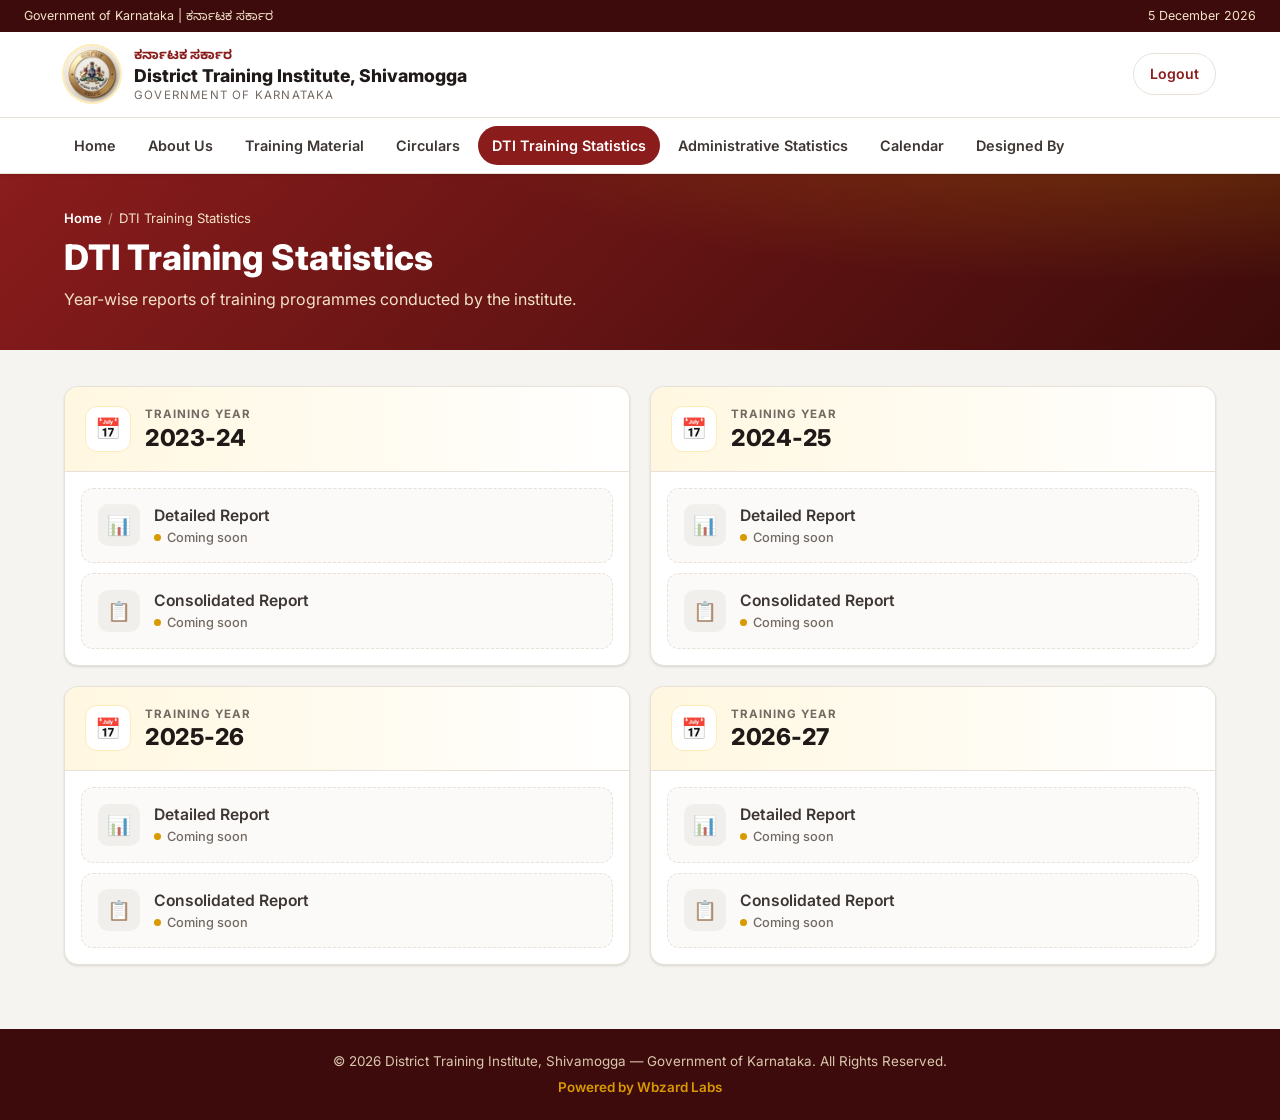
<file: pages/training-statistics.html>
<!DOCTYPE html>
<html lang="en">
<head>
<meta charset="UTF-8">
<meta name="viewport" content="width=device-width, initial-scale=1.0">
<title>DTI Training Statistics | District Training Institute, Shivamogga</title>
<link rel="icon" href="../assets/new-kar-govt-logo.jpeg">
<link rel="stylesheet" href="../css/style.css?v=5">
</head>
<body>

<header id="site-header"></header>

<section class="page-header">
  <div class="page-header-inner">
    <nav class="breadcrumb" aria-label="Breadcrumb"><a href="home.html">Home</a><span class="sep">/</span>DTI Training Statistics</nav>
    <h1>DTI Training Statistics</h1>
    <p class="lead">Year-wise reports of training programmes conducted by the institute.</p>
  </div>
</section>

<main class="container">
  <div class="year-grid">
    <article class="year-card" id="report-2023-24">
      <header class="year-card-head">
        <span class="year-icon" aria-hidden="true">&#128197;</span>
        <div>
          <p class="year-label">Training Year</p>
          <h3>2023-24</h3>
        </div>
      </header>
      <div class="year-docs">
        <a class="year-doc" href="#"><span class="year-doc-icon" aria-hidden="true">&#128202;</span><span class="year-doc-text"><strong>Detailed Report</strong><small class="year-doc-status"></small></span><span class="year-doc-arrow" aria-hidden="true">&rarr;</span></a>
        <a class="year-doc" href="#"><span class="year-doc-icon" aria-hidden="true">&#128203;</span><span class="year-doc-text"><strong>Consolidated Report</strong><small class="year-doc-status"></small></span><span class="year-doc-arrow" aria-hidden="true">&rarr;</span></a>
      </div>
    </article>
    <article class="year-card" id="report-2024-25">
      <header class="year-card-head">
        <span class="year-icon" aria-hidden="true">&#128197;</span>
        <div>
          <p class="year-label">Training Year</p>
          <h3>2024-25</h3>
        </div>
      </header>
      <div class="year-docs">
        <a class="year-doc" href="#"><span class="year-doc-icon" aria-hidden="true">&#128202;</span><span class="year-doc-text"><strong>Detailed Report</strong><small class="year-doc-status"></small></span><span class="year-doc-arrow" aria-hidden="true">&rarr;</span></a>
        <a class="year-doc" href="#"><span class="year-doc-icon" aria-hidden="true">&#128203;</span><span class="year-doc-text"><strong>Consolidated Report</strong><small class="year-doc-status"></small></span><span class="year-doc-arrow" aria-hidden="true">&rarr;</span></a>
      </div>
    </article>
    <article class="year-card" id="report-2025-26">
      <header class="year-card-head">
        <span class="year-icon" aria-hidden="true">&#128197;</span>
        <div>
          <p class="year-label">Training Year</p>
          <h3>2025-26</h3>
        </div>
      </header>
      <div class="year-docs">
        <a class="year-doc" href="#"><span class="year-doc-icon" aria-hidden="true">&#128202;</span><span class="year-doc-text"><strong>Detailed Report</strong><small class="year-doc-status"></small></span><span class="year-doc-arrow" aria-hidden="true">&rarr;</span></a>
        <a class="year-doc" href="#"><span class="year-doc-icon" aria-hidden="true">&#128203;</span><span class="year-doc-text"><strong>Consolidated Report</strong><small class="year-doc-status"></small></span><span class="year-doc-arrow" aria-hidden="true">&rarr;</span></a>
      </div>
    </article>
    <article class="year-card" id="report-2026-27">
      <header class="year-card-head">
        <span class="year-icon" aria-hidden="true">&#128197;</span>
        <div>
          <p class="year-label">Training Year</p>
          <h3>2026-27</h3>
        </div>
      </header>
      <div class="year-docs">
        <a class="year-doc" href="#"><span class="year-doc-icon" aria-hidden="true">&#128202;</span><span class="year-doc-text"><strong>Detailed Report</strong><small class="year-doc-status"></small></span><span class="year-doc-arrow" aria-hidden="true">&rarr;</span></a>
        <a class="year-doc" href="#"><span class="year-doc-icon" aria-hidden="true">&#128203;</span><span class="year-doc-text"><strong>Consolidated Report</strong><small class="year-doc-status"></small></span><span class="year-doc-arrow" aria-hidden="true">&rarr;</span></a>
      </div>
    </article>
  </div>
</main>

<footer id="site-footer"></footer>

<script src="../js/script.js?v=3"></script>
<script>
  renderHeader("../", "training-statistics");
  renderFooter("../");
</script>
</body>
</html>
</file>
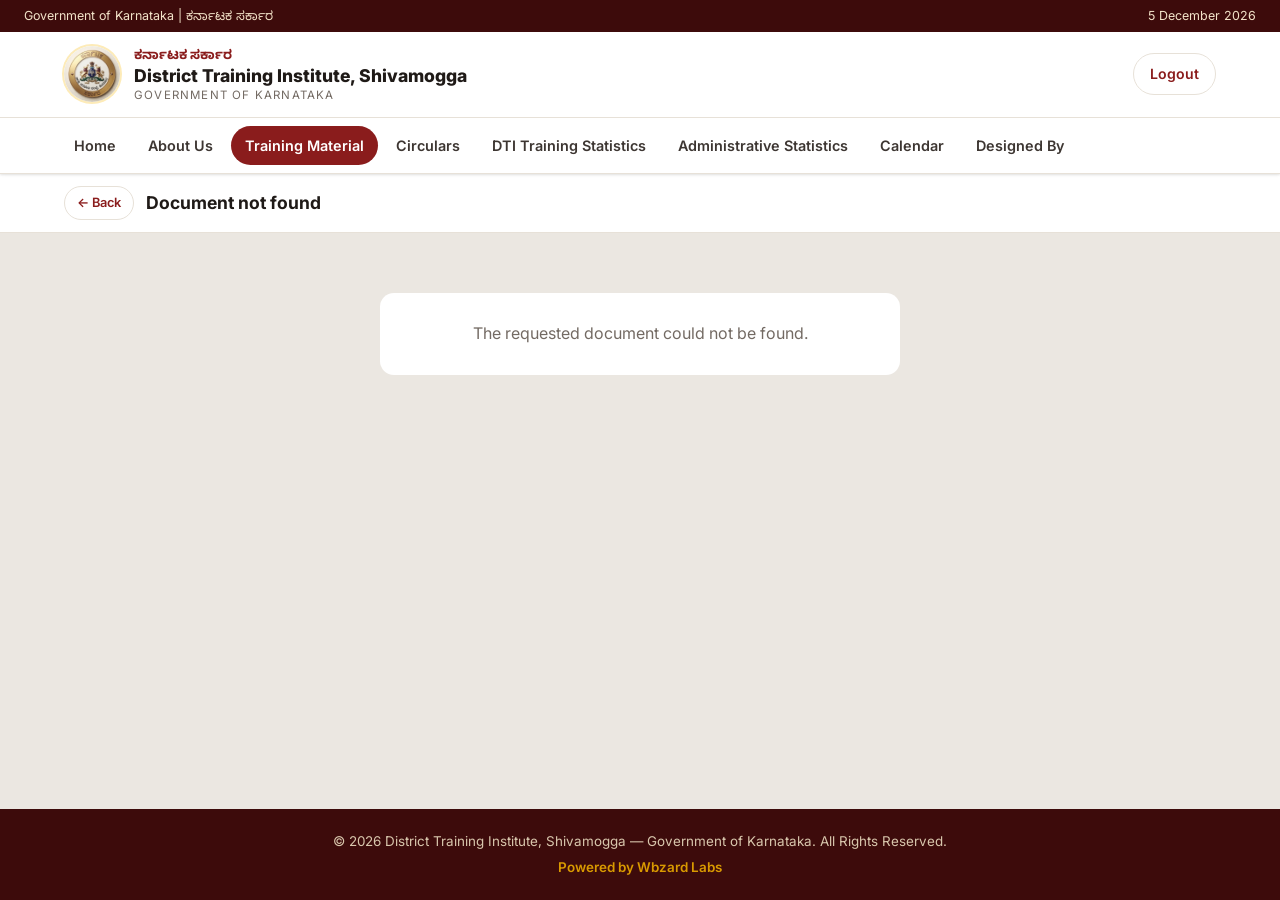
<file: pages/view-document.html>
<!DOCTYPE html>
<html lang="en">
<head>
<meta charset="UTF-8">
<meta name="viewport" content="width=device-width, initial-scale=1.0">
<title>Document Viewer | District Training Institute, Shivamogga</title>
<link rel="icon" href="../assets/new-kar-govt-logo.jpeg">
<link rel="stylesheet" href="../css/style.css?v=5">
</head>
<body>

<header id="site-header"></header>

<div class="viewer-toolbar">
  <div class="viewer-toolbar-inner">
    <a class="btn btn-ghost btn-sm" id="back-link" href="training-material.html">&larr; Back</a>
    <h1 id="doc-title">Loading document&hellip;</h1>
    <div class="viewer-parts" id="viewer-parts"></div>
  </div>
</div>

<main class="viewer-stage" id="viewer-stage">
  <p class="viewer-status">Loading document&hellip;</p>
</main>

<footer id="site-footer"></footer>

<script src="../js/script.js?v=3"></script>
<script>
  renderHeader("../", "training");
  renderFooter("../");

  // ?title=...&file=<path from site root>[&file=...]
  // PDFs open in the browser's own viewer; Word/PowerPoint files are rendered by
  // Microsoft's Office Online viewer, which needs the site to be publicly reachable.
  const params = new URLSearchParams(location.search);
  const files = params.getAll("file").filter(f => f && !f.includes(".."));
  const title = params.get("title") || "Document";

  const titleEl = document.getElementById("doc-title");
  const stage = document.getElementById("viewer-stage");
  const partsEl = document.getElementById("viewer-parts");

  // Return to wherever the learner came from (Training Material or Administrative Statistics).
  const backLink = document.getElementById("back-link");
  if (document.referrer && new URL(document.referrer).origin === location.origin) {
    backLink.href = document.referrer;
    backLink.addEventListener("click", (e) => { e.preventDefault(); history.back(); });
  }

  function showStatus(text) {
    stage.innerHTML = "";
    const p = document.createElement("p");
    p.className = "viewer-status";
    p.textContent = text;
    stage.appendChild(p);
  }

  function show(index) {
    const file = files[index];
    const url = new URL("../" + file.split("/").map(encodeURIComponent).join("/"), location.href).href;
    const isPdf = /\.pdf$/i.test(file);
    const isLocal = !/^https?:$/.test(location.protocol) || /^(localhost|127\.|\[::1\])/.test(location.hostname);

    partsEl.querySelectorAll("button").forEach((b, i) => {
      b.classList.toggle("active", i === index);
      b.setAttribute("aria-pressed", String(i === index));
    });

    if (!isPdf && isLocal) {
      showStatus("Word and PowerPoint files can only be previewed on the published website.");
      return;
    }
    const frame = document.createElement("iframe");
    frame.title = `${title} — part ${index + 1}`;
    frame.src = isPdf
      ? url + "#toolbar=0"
      : "https://view.officeapps.live.com/op/embed.aspx?src=" + encodeURIComponent(url);
    stage.innerHTML = "";
    stage.appendChild(frame);
  }

  titleEl.textContent = title;
  document.title = title + " | District Training Institute, Shivamogga";

  if (!files.length) {
    titleEl.textContent = "Document not found";
    showStatus("The requested document could not be found.");
  } else {
    if (files.length > 1) {
      files.forEach((_, i) => {
        const btn = document.createElement("button");
        btn.type = "button";
        btn.textContent = "Part " + (i + 1);
        btn.addEventListener("click", () => show(i));
        partsEl.appendChild(btn);
      });
    }
    show(0);
  }
</script>
</body>
</html>
</file>
<file: css/style.css>
@import url("https://fonts.googleapis.com/css2?family=Inter:wght@400;500;600;700;800&family=Noto+Sans:wght@700&family=Noto+Sans+Kannada:wght@500;700&display=swap");

:root {
  --primary: #8a1c1c;
  --primary-700: #6b1414;
  --primary-900: #3d0b0b;
  --primary-50: #fbf1ef;
  --primary-100: #f5dcd7;
  --accent: #d99a00;
  --accent-50: #fff7e0;
  --accent-100: #fdebb8;
  --bg: #f6f4f0;
  --surface: #ffffff;
  --ink: #1f1a17;
  --text: #3d3632;
  --muted: #736a63;
  --line: #e7e1d8;
  --ok: #1f7a4d;
  --radius: 14px;
  --radius-sm: 10px;
  --shadow-sm: 0 1px 2px rgba(31, 26, 23, 0.06), 0 1px 3px rgba(31, 26, 23, 0.08);
  --shadow: 0 4px 6px -2px rgba(31, 26, 23, 0.05), 0 12px 24px -6px rgba(31, 26, 23, 0.10);
  --font: "Inter", "Noto Sans Kannada", "Segoe UI", system-ui, sans-serif;
}

* { box-sizing: border-box; }

html { scroll-behavior: smooth; }

body {
  margin: 0;
  font-family: var(--font);
  font-size: 16px;
  line-height: 1.6;
  background: var(--bg);
  color: var(--text);
  min-height: 100vh;
  display: flex;
  flex-direction: column;
  -webkit-font-smoothing: antialiased;
}

img { max-width: 100%; }
a { color: inherit; text-decoration: none; }
h1, h2, h3, h4 { color: var(--ink); line-height: 1.25; }

:focus-visible { outline: 3px solid var(--accent); outline-offset: 2px; border-radius: 6px; }

/* ---------- Header ---------- */
.top-strip {
  background: var(--primary-900);
  color: #f3e3c9;
  font-size: 0.78rem;
  padding: 6px 24px;
  display: flex;
  justify-content: space-between;
  gap: 12px;
}

.site-header {
  position: sticky;
  top: 0;
  z-index: 50;
  background: rgba(255, 255, 255, 0.97);
  backdrop-filter: saturate(160%) blur(8px);
  border-bottom: 1px solid var(--line);
  box-shadow: var(--shadow-sm);
}

.header-bar {
  max-width: 1200px;
  margin: 0 auto;
  padding: 12px 24px;
  display: flex;
  align-items: center;
  gap: 16px;
}

.brand { display: flex; align-items: center; gap: 14px; min-width: 0; }
.brand .logo {
  width: 56px;
  height: 56px;
  border-radius: 50%;
  object-fit: cover;
  flex-shrink: 0;
  box-shadow: 0 0 0 2px var(--accent-100);
}
.brand-text { min-width: 0; }
.brand-text p { margin: 0; }
.brand-text .kn-title { font-size: 0.82rem; font-weight: 700; color: var(--primary); }
.brand-text .dept-name { font-size: 1.1rem; font-weight: 800; color: var(--ink); line-height: 1.2; }
.brand-text .en-subtitle { font-size: 0.72rem; color: var(--muted); letter-spacing: 1.2px; text-transform: uppercase; }

.header-actions { margin-left: auto; display: flex; align-items: center; gap: 10px; }

.btn {
  display: inline-flex;
  align-items: center;
  justify-content: center;
  gap: 8px;
  padding: 9px 16px;
  border-radius: 999px;
  font: inherit;
  font-size: 0.88rem;
  font-weight: 600;
  border: 1px solid transparent;
  cursor: pointer;
  transition: background 0.15s, color 0.15s, border-color 0.15s;
  white-space: nowrap;
}
.btn-primary { background: var(--primary); color: #fff; }
.btn-primary:hover { background: var(--primary-700); }
.btn-ghost { background: var(--surface); color: var(--primary); border-color: var(--line); }
.btn-ghost:hover { border-color: var(--primary-100); background: var(--primary-50); }
.btn-sm { padding: 6px 12px; font-size: 0.8rem; }

.menu-toggle {
  display: none;
  width: 42px;
  height: 42px;
  border-radius: 10px;
  border: 1px solid var(--line);
  background: var(--surface);
  color: var(--ink);
  font-size: 1.3rem;
  cursor: pointer;
}

.navbar { border-top: 1px solid var(--line); }
.navbar ul {
  max-width: 1200px;
  margin: 0 auto;
  padding: 8px 20px;
  list-style: none;
  display: flex;
  flex-wrap: wrap;
  gap: 4px;
}
.navbar a {
  display: block;
  padding: 8px 14px;
  border-radius: 999px;
  font-size: 0.9rem;
  font-weight: 600;
  color: var(--text);
  transition: background 0.15s, color 0.15s;
}
.navbar a:hover { background: var(--primary-50); color: var(--primary); }
.navbar a.active { background: var(--primary); color: #fff; }
.navbar .nav-logout { display: none; }

@media (max-width: 900px) {
  .top-strip { padding: 6px 16px; }
  .top-strip span:first-child { overflow: hidden; text-overflow: ellipsis; white-space: nowrap; min-width: 0; }
  .top-strip span:last-child { white-space: nowrap; flex-shrink: 0; }
  .header-bar { padding: 10px 16px; gap: 12px; }
  .brand .logo { width: 46px; height: 46px; }
  .brand-text .dept-name { font-size: 0.98rem; }
  .brand-text .en-subtitle { display: none; }
  .header-actions .btn-logout { display: none; }
  .menu-toggle { display: inline-flex; align-items: center; justify-content: center; }
  .navbar { display: none; max-height: calc(100vh - 110px); overflow-y: auto; }
  .navbar.open { display: block; }
  .navbar ul { flex-direction: column; padding: 8px 12px 14px; }
  .navbar a { border-radius: 10px; padding: 11px 14px; }
  .navbar .nav-logout { display: block; margin-top: 6px; border-top: 1px solid var(--line); padding-top: 6px; }
  .navbar .nav-logout a { color: var(--primary); }
}

/* ---------- Page header ---------- */
.page-header {
  background:
    radial-gradient(1200px 300px at 90% -40%, rgba(217, 154, 0, 0.28), transparent 60%),
    linear-gradient(135deg, var(--primary) 0%, var(--primary-900) 100%);
  color: #fff;
}
.page-header-inner {
  max-width: 1200px;
  margin: 0 auto;
  padding: 34px 24px 38px;
}
.page-header h1 { color: #fff; margin: 6px 0 8px; font-size: clamp(1.6rem, 3vw, 2.2rem); font-weight: 800; }
.page-header .lead { margin: 0; max-width: 720px; color: #f3e3c9; }

.breadcrumb { font-size: 0.82rem; color: #f3e3c9; }
.breadcrumb a { color: #fff; font-weight: 600; }
.breadcrumb a:hover { text-decoration: underline; }
.breadcrumb .sep { margin: 0 6px; opacity: 0.6; }

/* ---------- Layout ---------- */
.container {
  width: 100%;
  max-width: 1200px;
  margin: 0 auto;
  padding: 36px 24px 64px;
}
@media (max-width: 600px) {
  .page-header-inner { padding: 24px 16px 28px; }
  .container { padding: 24px 16px 48px; }
}

.section-title {
  font-size: 1.15rem;
  font-weight: 700;
  margin: 0 0 16px;
  display: flex;
  align-items: center;
  gap: 10px;
}
.section-title::before {
  content: "";
  width: 6px;
  height: 22px;
  border-radius: 4px;
  background: var(--accent);
}
section + section { margin-top: 40px; }

/* ---------- Cards ---------- */
.card-grid {
  display: grid;
  grid-template-columns: repeat(auto-fill, minmax(260px, 1fr));
  gap: 18px;
}

.info-card {
  position: relative;
  display: flex;
  flex-direction: column;
  gap: 8px;
  background: var(--surface);
  border: 1px solid var(--line);
  border-radius: var(--radius);
  padding: 22px;
  box-shadow: var(--shadow-sm);
  transition: transform 0.15s, box-shadow 0.15s, border-color 0.15s;
}
.info-card:hover { transform: translateY(-2px); box-shadow: var(--shadow); border-color: var(--primary-100); }
.info-card h3 { margin: 0; font-size: 1.05rem; }
.info-card h3 a::after { content: ""; position: absolute; inset: 0; border-radius: var(--radius); }
.info-card p { margin: 0; color: var(--muted); font-size: 0.9rem; }
.card-icon {
  width: 44px;
  height: 44px;
  border-radius: 12px;
  display: grid;
  place-items: center;
  font-size: 1.35rem;
  background: var(--primary-50);
  flex-shrink: 0;
}
.info-card .card-cta { margin-top: auto; padding-top: 8px; font-size: 0.85rem; font-weight: 600; color: var(--primary); }
.info-card.is-soon { box-shadow: none; background: #fbfaf8; }
.info-card.is-soon:hover { transform: none; border-color: var(--line); }
.info-card.is-soon .card-cta { color: var(--muted); }

/* Year cards (statistics and calendar) */
.year-grid {
  display: grid;
  grid-template-columns: repeat(auto-fill, minmax(min(100%, 440px), 1fr));
  gap: 20px;
}
.year-card {
  background: var(--surface);
  border: 1px solid var(--line);
  border-radius: var(--radius);
  box-shadow: var(--shadow-sm);
  overflow: hidden;
  scroll-margin-top: 150px;
}
.year-card-head {
  display: flex;
  align-items: center;
  gap: 14px;
  padding: 18px 20px;
  background: linear-gradient(90deg, var(--accent-50), var(--surface));
  border-bottom: 1px solid var(--line);
}
.year-icon {
  width: 46px;
  height: 46px;
  border-radius: 12px;
  display: grid;
  place-items: center;
  font-size: 1.3rem;
  background: var(--surface);
  border: 1px solid var(--accent-100);
  flex-shrink: 0;
}
.year-label {
  margin: 0;
  font-size: 0.72rem;
  font-weight: 700;
  letter-spacing: 1px;
  text-transform: uppercase;
  color: var(--muted);
}
.year-card-head h3 { margin: 0; font-size: 1.45rem; font-weight: 800; letter-spacing: -0.3px; }

.year-docs { display: grid; gap: 10px; padding: 16px; }
.year-doc {
  display: flex;
  align-items: center;
  gap: 14px;
  padding: 14px 16px;
  border: 1px solid var(--line);
  border-radius: 12px;
  background: var(--surface);
  transition: border-color 0.15s, background 0.15s, box-shadow 0.15s;
}
a.year-doc:hover { border-color: var(--primary-100); background: var(--primary-50); box-shadow: var(--shadow-sm); }
.year-doc-icon {
  width: 42px;
  height: 42px;
  border-radius: 10px;
  display: grid;
  place-items: center;
  font-size: 1.2rem;
  background: var(--primary-50);
  flex-shrink: 0;
}
.year-doc-text { display: flex; flex-direction: column; flex: 1; min-width: 0; }
.year-doc-text strong { font-size: 0.98rem; font-weight: 600; color: var(--ink); }
.year-doc-status { font-size: 0.8rem; font-weight: 600; color: var(--primary); }
.year-doc-arrow { color: var(--primary); font-weight: 700; transition: transform 0.15s; }
a.year-doc:hover .year-doc-arrow { transform: translateX(3px); }

.year-doc.is-soon { background: #fbfaf8; border-style: dashed; }
.year-doc.is-soon .year-doc-icon { background: #f1eee9; filter: grayscale(0.4); opacity: 0.85; }
.year-doc.is-soon strong { color: var(--text); }
.year-doc.is-soon .year-doc-status { color: var(--muted); font-weight: 500; }
.year-doc.is-soon .year-doc-status::before {
  content: "";
  display: inline-block;
  width: 7px;
  height: 7px;
  margin-right: 6px;
  border-radius: 50%;
  background: var(--accent);
  vertical-align: 1px;
}
.year-doc.is-soon .year-doc-arrow { display: none; }

/* ---------- Document rows (shared) ---------- */
.doc-row {
  display: flex;
  align-items: center;
  gap: 12px;
  padding: 11px 12px;
  border-radius: var(--radius-sm);
  transition: background 0.12s;
}
.doc-row:hover { background: var(--primary-50); }
.doc-num {
  flex-shrink: 0;
  width: 30px;
  height: 30px;
  border-radius: 8px;
  display: grid;
  place-items: center;
  font-size: 0.78rem;
  font-weight: 700;
  color: var(--primary);
  background: var(--primary-50);
}
.doc-link { font-weight: 600; color: var(--ink); flex: 1; min-width: 0; }
a.doc-link:hover { color: var(--primary); }
.doc-link.is-soon { color: var(--muted); font-weight: 500; cursor: default; }
.doc-row.is-soon:hover { background: transparent; }
.doc-row.is-soon .doc-num { background: #f1eee9; color: var(--muted); }

.doc-badges { display: flex; flex-wrap: wrap; gap: 6px; justify-content: flex-end; flex-shrink: 0; }
.badge {
  display: inline-flex;
  align-items: center;
  padding: 2px 9px;
  border-radius: 999px;
  font-size: 0.7rem;
  font-weight: 700;
  letter-spacing: 0.3px;
  white-space: nowrap;
  background: #f1eee9;
  color: var(--muted);
}
.badge-pdf { background: #fde8e6; color: #a3261b; }
.badge-ppt { background: #fdebdc; color: #a24a0b; }
.badge-doc { background: #e3ecfb; color: #1d4f9c; }
.badge-link { background: #e2f3ea; color: var(--ok); }
.badge-parts { background: var(--accent-50); color: #8a5a00; }
.badge-soon { font-weight: 600; }

@media (max-width: 600px) {
  .doc-row { flex-wrap: wrap; row-gap: 4px; }
  .doc-badges { width: 100%; justify-content: flex-start; padding-left: 42px; }
}

/* ---------- Training material ---------- */
.learn-toolbar {
  display: flex;
  flex-wrap: wrap;
  align-items: center;
  gap: 10px;
  margin-bottom: 12px;
}
.search-box { position: relative; flex: 1 1 320px; }
.search-box input {
  width: 100%;
  padding: 13px 16px 13px 44px;
  border: 1px solid var(--line);
  border-radius: 999px;
  font: inherit;
  background: var(--surface);
  box-shadow: var(--shadow-sm);
}
.search-box input:focus { outline: none; border-color: var(--primary); box-shadow: 0 0 0 4px var(--primary-50); }
.search-box svg {
  position: absolute;
  left: 16px;
  top: 50%;
  transform: translateY(-50%);
  width: 18px;
  height: 18px;
  color: var(--muted);
  pointer-events: none;
}
.learn-meta {
  display: flex;
  flex-wrap: wrap;
  justify-content: space-between;
  align-items: center;
  gap: 10px;
  margin: 0 0 18px;
  font-size: 0.85rem;
  color: var(--muted);
}
.legend { display: flex; flex-wrap: wrap; gap: 6px; align-items: center; }

.no-results {
  display: none;
  text-align: center;
  padding: 40px 16px;
  background: var(--surface);
  border: 1px dashed var(--line);
  border-radius: var(--radius);
  color: var(--muted);
}
.no-results.show { display: block; }

.accordion-item {
  background: var(--surface);
  border: 1px solid var(--line);
  border-radius: var(--radius);
  margin-bottom: 14px;
  overflow: hidden;
  box-shadow: var(--shadow-sm);
  scroll-margin-top: 150px;
}
.accordion-head {
  width: 100%;
  display: flex;
  align-items: center;
  gap: 14px;
  padding: 18px 20px;
  background: none;
  border: none;
  font: inherit;
  text-align: left;
  cursor: pointer;
  color: var(--ink);
}
.accordion-head:hover { background: #fcfbf9; }
.acc-title { display: flex; flex-direction: column; flex: 1; min-width: 0; }
.acc-title strong { font-size: 1.05rem; font-weight: 700; }
.acc-title small { font-size: 0.8rem; color: var(--muted); font-weight: 500; }
.acc-chevron {
  width: 32px;
  height: 32px;
  border-radius: 50%;
  display: grid;
  place-items: center;
  background: #f4f1ec;
  color: var(--muted);
  transition: transform 0.2s;
  flex-shrink: 0;
}
.accordion-item.open .acc-chevron { transform: rotate(180deg); background: var(--primary); color: #fff; }
.accordion-body { display: none; border-top: 1px solid var(--line); padding: 8px; }
.accordion-item.open .accordion-body { display: block; }
.accordion-body ul { list-style: none; margin: 0; padding: 0; }

/* ---------- Home ---------- */
.hero {
  background:
    radial-gradient(900px 400px at 85% 0%, rgba(217, 154, 0, 0.30), transparent 60%),
    linear-gradient(135deg, var(--primary) 0%, var(--primary-900) 100%);
  color: #fff;
}
.hero-inner {
  max-width: 1200px;
  margin: 0 auto;
  padding: 72px 24px 96px;
  display: grid;
  grid-template-columns: 1fr auto;
  align-items: center;
  gap: 40px;
}
.eyebrow {
  display: inline-block;
  padding: 5px 12px;
  border-radius: 999px;
  background: rgba(255, 255, 255, 0.12);
  border: 1px solid rgba(255, 255, 255, 0.2);
  font-size: 0.8rem;
  font-weight: 600;
  color: #f3e3c9;
}
.hero h1 { color: #fff; font-size: clamp(2rem, 4.5vw, 3.1rem); font-weight: 800; margin: 16px 0 12px; letter-spacing: -0.5px; }
.hero p { margin: 0; color: #f3e3c9; font-size: 1.12rem; max-width: 620px; }
.hero-emblem {
  width: 220px;
  height: 220px;
  border-radius: 50%;
  object-fit: cover;
  box-shadow: 0 0 0 8px rgba(255, 255, 255, 0.10), 0 20px 50px rgba(0, 0, 0, 0.35);
}
@media (max-width: 760px) {
  .hero-inner { grid-template-columns: 1fr; padding: 40px 16px 72px; gap: 20px; text-align: center; }
  .hero p { margin: 0 auto; }
  .hero-emblem { width: 130px; height: 130px; margin: 0 auto; order: -1; }
}

.welcome-card {
  max-width: 860px;
  margin: -56px auto 0;
  background: var(--surface);
  border: 1px solid var(--line);
  border-radius: var(--radius);
  box-shadow: var(--shadow);
  padding: 32px 36px;
  position: relative;
}
.welcome-card h2 { margin: 0 0 10px; font-size: 1.5rem; }
.welcome-card p { margin: 0; font-size: 1.02rem; line-height: 1.75; }
@media (max-width: 600px) { .welcome-card { padding: 24px 20px; margin-top: -48px; } }

/* ---------- About ---------- */
.intro-text { max-width: 820px; font-size: 1.05rem; line-height: 1.75; margin: 0 0 36px; }

.staff-grid {
  display: grid;
  grid-template-columns: repeat(2, minmax(0, 360px));
  justify-content: center;
  gap: 22px;
  align-items: stretch;
  padding-top: 20px;
}
/* Principal sits alone in the centre of the top row; other staff sit centred below */
.staff-grid .staff-card.featured {
  grid-column: 1 / -1;
  justify-self: center;
  width: 100%;
  max-width: 360px;
}
@media (max-width: 860px) {
  .staff-grid { grid-template-columns: 1fr; max-width: 440px; margin: 0 auto; padding-top: 0; }
  .staff-grid .staff-card.featured { max-width: none; }
}

.staff-card {
  display: flex;
  flex-direction: column;
  align-items: center;
  text-align: center;
  background: var(--surface);
  border: 1px solid var(--line);
  border-radius: var(--radius);
  padding: 30px 22px 26px;
  box-shadow: var(--shadow-sm);
}
.staff-card.featured {
  border-color: var(--accent-100);
  box-shadow: var(--shadow);
  background: linear-gradient(180deg, var(--accent-50) 0, var(--surface) 150px);
}
.staff-card h4 { margin: 0; font-size: 1.15rem; }
.staff-card p { margin: 0; font-size: 0.85rem; color: var(--muted); }
.staff-photo {
  width: 150px !important;
  max-width: 150px;
  height: 150px !important;
  aspect-ratio: 1 / 1;
  flex-shrink: 0;
  border-radius: 50% !important;
  overflow: hidden;
  object-fit: cover !important;
  display: block;
  margin: 0 auto 16px;
  background: #fff;
  border: 4px solid #fff;
  box-shadow: 0 0 0 3px var(--accent), var(--shadow);
}
.staff-card .staff-role {
  display: inline-block;
  margin: 6px 0 4px;
  padding: 3px 12px;
  border-radius: 999px;
  background: var(--primary-50);
  color: var(--primary);
  font-weight: 700;
  font-size: 0.78rem;
  letter-spacing: 0.3px;
}
.staff-quote {
  margin: 18px 0 0;
  padding: 16px 0 0;
  border-top: 1px solid var(--line);
  font-style: italic;
  font-size: 0.95rem;
  line-height: 1.65;
  color: var(--text);
}

/* ---------- Circulars ---------- */
.circular-list { list-style: none; margin: 0; padding: 0; display: grid; gap: 12px; }
.circular-list li {
  position: relative;
  display: flex;
  align-items: center;
  gap: 16px;
  padding: 18px 20px;
  background: var(--surface);
  border: 1px solid var(--line);
  border-radius: var(--radius);
  box-shadow: var(--shadow-sm);
  transition: box-shadow 0.15s, border-color 0.15s;
}
.circular-list li:hover { box-shadow: var(--shadow); border-color: var(--primary-100); }
.circular-list li.is-soon { box-shadow: none; background: #fbfaf8; }
.circular-list li.is-soon:hover { border-color: var(--line); }
.circ-body { flex: 1; min-width: 0; }
.circ-link { display: block; font-weight: 700; color: var(--ink); }
a.circ-link::after { content: ""; position: absolute; inset: 0; border-radius: var(--radius); }
a.circ-link:hover { color: var(--primary); }
.circ-desc { display: block; font-size: 0.85rem; color: var(--muted); }
.circ-tag {
  font-size: 0.72rem;
  font-weight: 700;
  padding: 4px 10px;
  border-radius: 999px;
  white-space: nowrap;
  background: #e2f3ea;
  color: var(--ok);
}
.is-soon .circ-tag { background: #f1eee9; color: var(--muted); }
@media (max-width: 600px) {
  .circular-list li { flex-wrap: wrap; }
  .circ-body { flex: 1 1 calc(100% - 62px); }
  .circ-tag { margin-left: 62px; }
}

/* ---------- Credits ---------- */
.credit-card {
  max-width: 560px;
  display: flex;
  gap: 20px;
  align-items: flex-start;
  background: var(--surface);
  border: 1px solid var(--line);
  border-radius: var(--radius);
  padding: 28px;
  box-shadow: var(--shadow-sm);
}
.credit-card .label { margin: 0 0 4px; font-size: 0.75rem; font-weight: 700; letter-spacing: 1px; text-transform: uppercase; color: var(--muted); }
.credit-card h3 { margin: 0 0 6px; font-size: 1.25rem; }
.credit-card p { margin: 0; }
@media (max-width: 520px) { .credit-card { flex-direction: column; padding: 22px; } }

/* ---------- Login ---------- */
.login-wrap {
  flex: 1;
  display: grid;
  place-items: center;
  padding: 40px 16px;
  background:
    radial-gradient(800px 400px at 0% 0%, var(--primary-50), transparent 60%),
    radial-gradient(800px 400px at 100% 100%, var(--accent-50), transparent 60%),
    var(--bg);
}
.login-shell {
  width: 100%;
  max-width: 940px;
  display: grid;
  grid-template-columns: 1.05fr 1fr;
  background: var(--surface);
  border-radius: 22px;
  overflow: hidden;
  box-shadow: 0 30px 60px -20px rgba(61, 11, 11, 0.35);
}
.login-aside {
  padding: 48px 40px;
  color: #fff;
  background:
    radial-gradient(600px 300px at 100% 0%, rgba(217, 154, 0, 0.35), transparent 60%),
    linear-gradient(160deg, var(--primary) 0%, var(--primary-900) 100%);
  display: flex;
  flex-direction: column;
  justify-content: center;
  gap: 12px;
}
.login-aside img {
  width: 150px;
  height: 150px;
  border-radius: 50%;
  object-fit: cover;
  box-shadow: 0 0 0 6px rgba(255, 255, 255, 0.12);
  align-self: center;
}
/* Kannada and English institute names share one typeface, size and weight */
.login-aside .kn-title,
.login-aside h1 {
  margin: 0;
  font-family: "Noto Sans", "Noto Sans Kannada", sans-serif;
  font-size: 1.6rem;
  font-weight: 700;
  line-height: 1.35;
  color: #fff;
}
.login-aside .kn-title { margin-top: 8px; }
.login-aside p { margin: 0; color: #f3e3c9; }
.login-points { list-style: none; margin: 10px 0 0; padding: 0; display: grid; gap: 8px; font-size: 0.92rem; }
.login-points li::before { content: "\2713"; display: inline-block; width: 22px; color: var(--accent); font-weight: 800; }

.login-card { padding: 44px 40px; }
.login-card h2 { margin: 0 0 4px; font-size: 1.5rem; }
.login-card .sub { margin: 0 0 24px; color: var(--muted); font-size: 0.92rem; }

.field { margin-bottom: 16px; }
.field label { display: block; font-size: 0.85rem; font-weight: 600; color: var(--ink); margin-bottom: 6px; }
.field input {
  width: 100%;
  padding: 12px 14px;
  border: 1px solid var(--line);
  border-radius: var(--radius-sm);
  font: inherit;
  font-size: 0.95rem;
  background: #fcfbf9;
  transition: border-color 0.15s, box-shadow 0.15s, background 0.15s;
}
.field input:focus { outline: none; border-color: var(--primary); background: #fff; box-shadow: 0 0 0 4px var(--primary-50); }

.captcha-row { display: flex; align-items: center; gap: 10px; margin-bottom: 10px; }
.captcha-box {
  flex: 1;
  text-align: center;
  padding: 10px 16px;
  font-family: ui-monospace, Consolas, monospace;
  font-weight: 700;
  font-size: 1.1rem;
  letter-spacing: 6px;
  color: var(--primary-900);
  background: repeating-linear-gradient(45deg, var(--accent-50), var(--accent-50) 6px, #fff 6px, #fff 12px);
  border: 1px dashed var(--accent);
  border-radius: var(--radius-sm);
  user-select: none;
}
.captcha-refresh {
  width: 46px;
  height: 46px;
  border-radius: var(--radius-sm);
  border: 1px solid var(--line);
  background: var(--surface);
  font-size: 1.2rem;
  cursor: pointer;
}
.captcha-refresh:hover { background: var(--primary-50); }

.btn-login {
  width: 100%;
  margin-top: 8px;
  padding: 13px;
  border: none;
  border-radius: var(--radius-sm);
  background: var(--primary);
  color: #fff;
  font: inherit;
  font-weight: 700;
  font-size: 1rem;
  cursor: pointer;
  transition: background 0.15s;
}
.btn-login:hover { background: var(--primary-700); }
.form-msg { text-align: center; font-size: 0.85rem; color: #b3261e; min-height: 20px; margin: 10px 0 0; }

@media (max-width: 800px) {
  .login-shell { grid-template-columns: 1fr; max-width: 460px; }
  .login-aside { padding: 30px 26px; text-align: center; align-items: center; }
  .login-aside img { width: 110px; height: 110px; }
  .login-aside .kn-title,
  .login-aside h1 { font-size: 1.3rem; }
  .login-points { display: none; }
  .login-card { padding: 30px 24px; }
}

/* ---------- Document viewer ---------- */
.viewer-toolbar {
  position: relative;
  z-index: 30;
  background: var(--surface);
  border-bottom: 1px solid var(--line);
}
.viewer-toolbar-inner {
  max-width: 1200px;
  margin: 0 auto;
  padding: 12px 24px;
  display: flex;
  align-items: center;
  gap: 12px;
  flex-wrap: wrap;
}
.viewer-toolbar h1 { margin: 0; font-size: 1.1rem; flex: 1 1 200px; min-width: 0; }
.viewer-parts { display: flex; gap: 6px; flex-wrap: wrap; }
.viewer-parts button {
  padding: 7px 14px;
  border-radius: 999px;
  border: 1px solid var(--line);
  background: var(--surface);
  font: inherit;
  font-size: 0.85rem;
  font-weight: 600;
  color: var(--text);
  cursor: pointer;
}
.viewer-parts button:hover { background: var(--primary-50); color: var(--primary); }
.viewer-parts button.active { background: var(--primary); border-color: var(--primary); color: #fff; }
.viewer-stage { flex: 1; padding: 20px 16px 40px; background: #ebe7e1; }
.viewer-stage iframe {
  display: block;
  width: 100%;
  max-width: 1100px;
  height: calc(100vh - 190px);
  min-height: 480px;
  margin: 0 auto;
  border: none;
  border-radius: var(--radius-sm);
  background: #fff;
  box-shadow: var(--shadow);
}
.viewer-status {
  max-width: 520px;
  margin: 40px auto;
  padding: 28px;
  text-align: center;
  background: var(--surface);
  border-radius: var(--radius);
  color: var(--muted);
}
@media (max-width: 600px) {
  .viewer-toolbar-inner { padding: 10px 16px; }
  .viewer-stage { padding: 12px 8px 24px; }
  .viewer-stage iframe { height: calc(100vh - 170px); }
}

/* ---------- Footer ---------- */
.site-footer {
  margin-top: auto;
  background: var(--primary-900);
  color: #d9c7ad;
  text-align: center;
  padding: 22px 20px;
  font-size: 0.84rem;
}
.site-footer p { margin: 0; }
.site-footer .designed-by { margin-top: 4px; color: var(--accent); font-weight: 600; }
</file>
